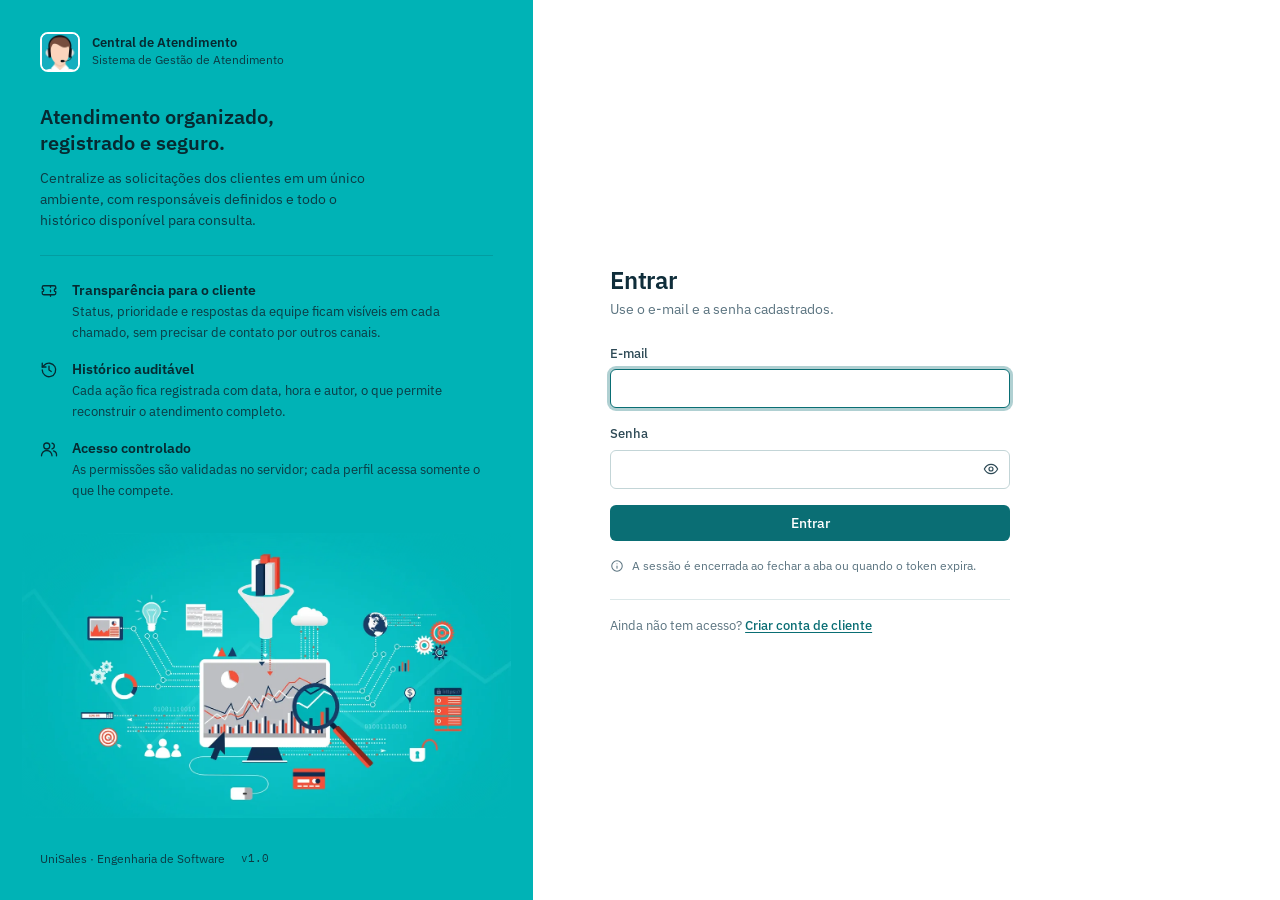
<file: atendimento-frontend/index.html>
<!DOCTYPE html>
<html lang="pt-BR">
<head>
    <meta charset="UTF-8">
    <meta name="viewport" content="width=device-width, initial-scale=1">
    <meta name="referrer" content="no-referrer">
    <title>Entrar</title>
    <link rel="preconnect" href="https://fonts.googleapis.com">
    <link rel="preconnect" href="https://fonts.gstatic.com" crossorigin>
    <link rel="stylesheet" href="https://fonts.googleapis.com/css2?family=IBM+Plex+Mono:wght@400;500&family=IBM+Plex+Sans:wght@400;500;600&display=swap">
    <link rel="stylesheet" href="assets/css/global.css">
    <link rel="stylesheet" href="assets/css/components.css">
    <link rel="stylesheet" href="assets/css/auth.css">
</head>
<body>
    <a class="skip-link" href="#form-login">Pular para o formulário</a>

    <div class="auth">
        <aside class="auth-painel">
            <div class="auth-marca">
                <img class="marca-logo" src="assets/img/logo-atendimento.png" alt="" width="40" height="40">
                <div>
                    <p class="marca-nome">Central de Atendimento</p>
                    <p class="marca-sub">Sistema de Gestão de Atendimento</p>
                </div>
            </div>

            <div class="auth-apresentacao">
                <h2>Atendimento organizado, registrado e seguro.</h2>
                <p class="auth-intro">Centralize as solicitações dos clientes em um único ambiente, com responsáveis definidos e todo o histórico disponível para consulta.</p>

                <ul class="auth-recursos">
                    <li>
                        <span data-icone="chamados" data-tamanho="18"></span>
                        <div><strong>Transparência para o cliente</strong><span>Status, prioridade e respostas da equipe ficam visíveis em cada chamado, sem precisar de contato por outros canais.</span></div>
                    </li>
                    <li>
                        <span data-icone="historico" data-tamanho="18"></span>
                        <div><strong>Histórico auditável</strong><span>Cada ação fica registrada com data, hora e autor, o que permite reconstruir o atendimento completo.</span></div>
                    </li>
                    <li>
                        <span data-icone="usuarios" data-tamanho="18"></span>
                        <div><strong>Acesso controlado</strong><span>As permissões são validadas no servidor; cada perfil acessa somente o que lhe compete.</span></div>
                    </li>
                </ul>
            </div>

            <figure class="auth-ilustracao">
                <img src="assets/img/ilustracao-login.webp" alt="" width="1200" height="699" decoding="async">
            </figure>

            <div class="auth-rodape">
                <span>UniSales · Engenharia de Software</span>
                <span class="mono">v1.0</span>
            </div>
        </aside>

        <main class="auth-conteudo">
            <div class="auth-form-area">
                <h1>Entrar</h1>
                <p class="subtitulo">Use o e-mail e a senha cadastrados.</p>

                <div id="aviso-login"></div>

                <form id="form-login" class="form" novalidate>
                    <div class="campo">
                        <label class="campo-label" for="email">E-mail</label>
                        <input class="input" id="email" name="email" type="email" autocomplete="username" required autofocus>
                    </div>

                    <div class="campo">
                        <label class="campo-label" for="senha">Senha</label>
                        <div class="campo-senha">
                            <input class="input" id="senha" name="senha" type="password" autocomplete="current-password" required>
                            <button type="button" class="btn-icone" id="alternar-senha" aria-label="Mostrar senha" aria-pressed="false">
                                <span data-icone="olho"></span>
                            </button>
                        </div>
                    </div>

                    <button type="submit" class="btn btn-primario btn-bloco" id="btn-entrar">Entrar</button>
                </form>

                <p class="auth-aviso-seguranca">
                    <span data-icone="info" data-tamanho="14"></span>
                    A sessão é encerrada ao fechar a aba ou quando o token expira.
                </p>

                <p class="auth-troca">Ainda não tem acesso? <a href="cadastro.html">Criar conta de cliente</a></p>
            </div>
        </main>
    </div>

    <noscript><p class="alerta alerta-erro">Este sistema precisa de JavaScript habilitado.</p></noscript>
    <script type="module" src="assets/js/pages/login.js"></script>
</body>
</html>
</file>
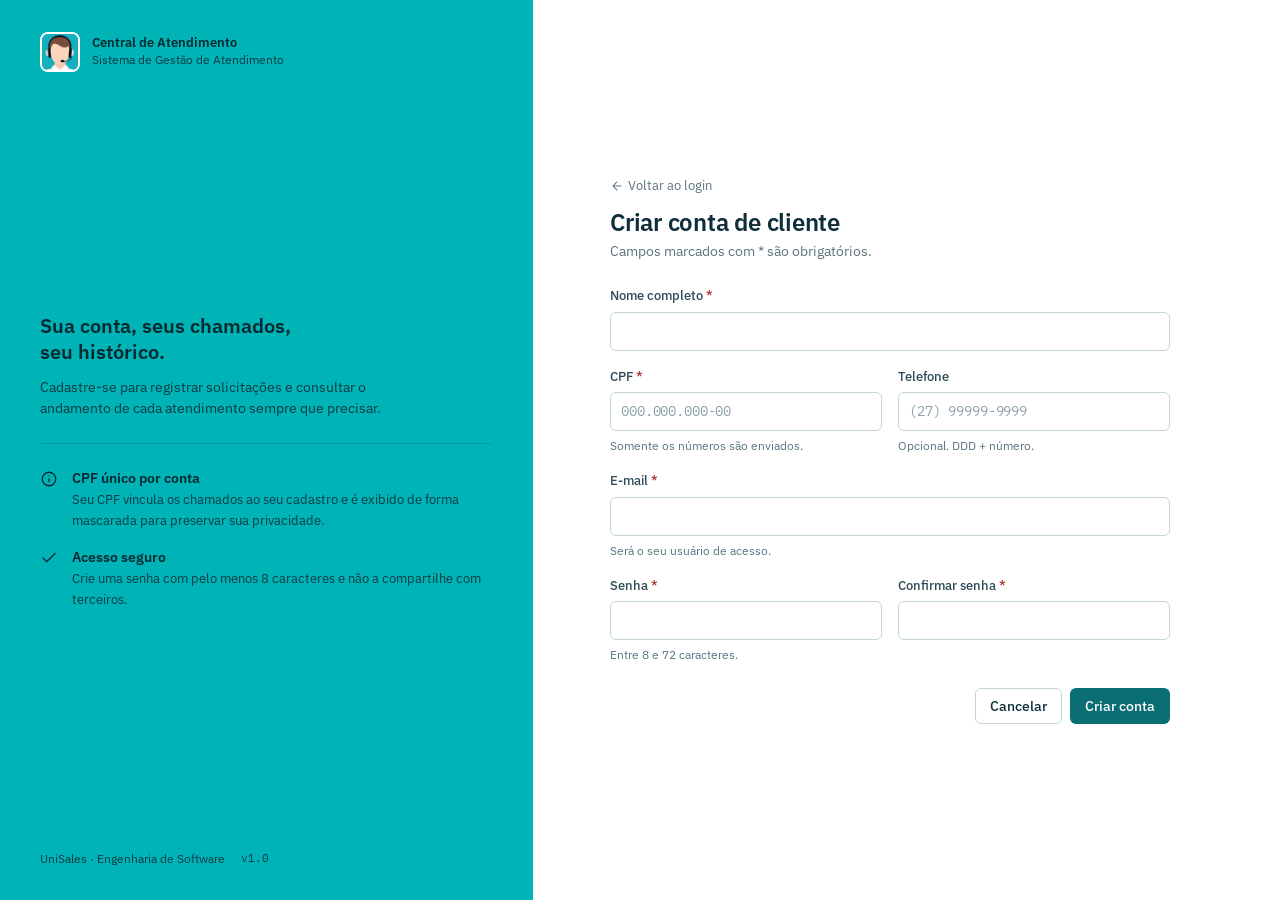
<file: atendimento-frontend/cadastro.html>
<!DOCTYPE html>
<html lang="pt-BR">
<head>
    <meta charset="UTF-8">
    <meta name="viewport" content="width=device-width, initial-scale=1">
    <meta name="referrer" content="no-referrer">
    <title>Criar conta</title>
    <link rel="preconnect" href="https://fonts.googleapis.com">
    <link rel="preconnect" href="https://fonts.gstatic.com" crossorigin>
    <link rel="stylesheet" href="https://fonts.googleapis.com/css2?family=IBM+Plex+Mono:wght@400;500&family=IBM+Plex+Sans:wght@400;500;600&display=swap">
    <link rel="stylesheet" href="assets/css/global.css">
    <link rel="stylesheet" href="assets/css/components.css">
    <link rel="stylesheet" href="assets/css/auth.css">
</head>
<body>
    <a class="skip-link" href="#form-cadastro">Pular para o formulário</a>

    <div class="auth">
        <aside class="auth-painel">
            <div class="auth-marca">
                <img class="marca-logo" src="assets/img/logo-atendimento.png" alt="" width="40" height="40">
                <div>
                    <p class="marca-nome">Central de Atendimento</p>
                    <p class="marca-sub">Sistema de Gestão de Atendimento</p>
                </div>
            </div>

            <div class="auth-apresentacao">
                <h2>Sua conta, seus chamados, seu histórico.</h2>
                <p class="auth-intro">Cadastre-se para registrar solicitações e consultar o andamento de cada atendimento sempre que precisar.</p>

                <ul class="auth-recursos">
                    <li>
                        <span data-icone="info" data-tamanho="18"></span>
                        <div><strong>CPF único por conta</strong><span>Seu CPF vincula os chamados ao seu cadastro e é exibido de forma mascarada para preservar sua privacidade.</span></div>
                    </li>
                    <li>
                        <span data-icone="check" data-tamanho="18"></span>
                        <div><strong>Acesso seguro</strong><span>Crie uma senha com pelo menos 8 caracteres e não a compartilhe com terceiros.</span></div>
                    </li>
                </ul>
            </div>

            <div class="auth-rodape">
                <span>UniSales · Engenharia de Software</span>
                <span class="mono">v1.0</span>
            </div>
        </aside>

        <main class="auth-conteudo">
            <div class="auth-form-area largo">
                <a class="link-voltar" href="index.html"><span data-icone="voltar" data-tamanho="14"></span> Voltar ao login</a>
                <h1>Criar conta de cliente</h1>
                <p class="subtitulo">Campos marcados com * são obrigatórios.</p>

                <form id="form-cadastro" class="form" novalidate>
                    <div class="campo">
                        <label class="campo-label" for="nome">Nome completo <span class="obrigatorio" aria-hidden="true">*</span></label>
                        <input class="input" id="nome" name="nome" type="text" autocomplete="name" maxlength="120" required>
                    </div>

                    <div class="form-linha">
                        <div class="campo">
                            <label class="campo-label" for="cpf">CPF <span class="obrigatorio" aria-hidden="true">*</span></label>
                            <input class="input mono" id="cpf" name="cpf" type="text" inputmode="numeric" autocomplete="off" placeholder="000.000.000-00" required>
                            <p class="campo-hint">Somente os números são enviados.</p>
                        </div>
                        <div class="campo">
                            <label class="campo-label" for="telefone">Telefone</label>
                            <input class="input mono" id="telefone" name="telefone" type="tel" inputmode="numeric" autocomplete="tel-national" placeholder="(27) 99999-9999">
                            <p class="campo-hint">Opcional. DDD + número.</p>
                        </div>
                    </div>

                    <div class="campo">
                        <label class="campo-label" for="email">E-mail <span class="obrigatorio" aria-hidden="true">*</span></label>
                        <input class="input" id="email" name="email" type="email" autocomplete="email" required>
                        <p class="campo-hint">Será o seu usuário de acesso.</p>
                    </div>

                    <div class="form-linha">
                        <div class="campo">
                            <label class="campo-label" for="senha">Senha <span class="obrigatorio" aria-hidden="true">*</span></label>
                            <input class="input" id="senha" name="senha" type="password" autocomplete="new-password" minlength="8" maxlength="72" required>
                            <p class="campo-hint">Entre 8 e 72 caracteres.</p>
                        </div>
                        <div class="campo">
                            <label class="campo-label" for="confirmacao">Confirmar senha <span class="obrigatorio" aria-hidden="true">*</span></label>
                            <input class="input" id="confirmacao" name="confirmacao" type="password" autocomplete="new-password" maxlength="72" required>
                        </div>
                    </div>

                    <div class="form-acoes">
                        <a class="btn btn-secundario" href="index.html">Cancelar</a>
                        <button type="submit" class="btn btn-primario" id="btn-cadastrar">Criar conta</button>
                    </div>
                </form>
            </div>
        </main>
    </div>

    <noscript><p class="alerta alerta-erro">Este sistema precisa de JavaScript habilitado.</p></noscript>
    <script type="module" src="assets/js/pages/cadastro.js"></script>
</body>
</html>
</file>
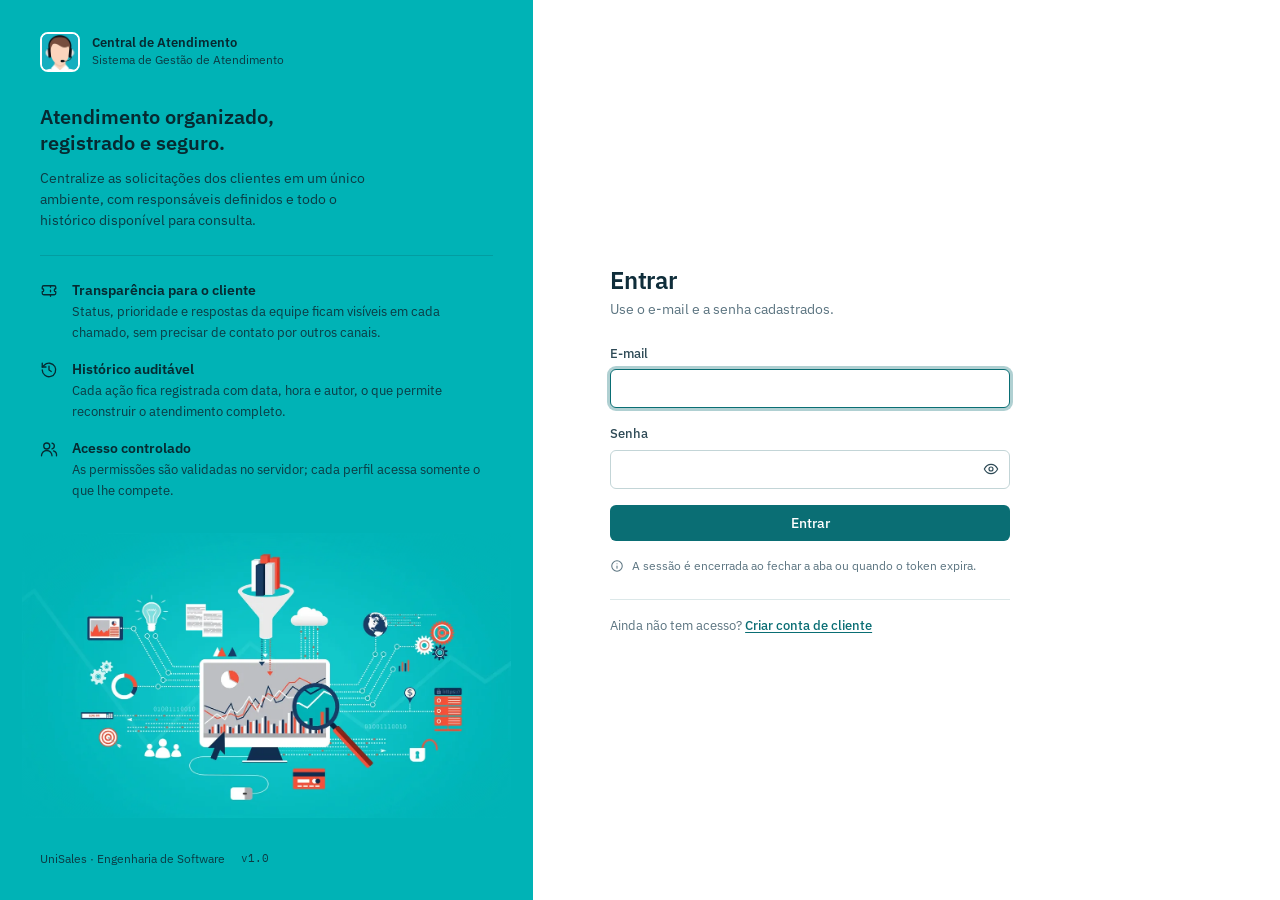
<file: atendimento-frontend/pages/admin/atendentes.html>
<!DOCTYPE html>
<html lang="pt-BR">
<head>
    <meta charset="UTF-8">
    <meta name="viewport" content="width=device-width, initial-scale=1">
    <meta name="referrer" content="no-referrer">
    <title>Atendentes</title>
    <link rel="preconnect" href="https://fonts.googleapis.com">
    <link rel="preconnect" href="https://fonts.gstatic.com" crossorigin>
    <link rel="stylesheet" href="https://fonts.googleapis.com/css2?family=IBM+Plex+Mono:wght@400;500&family=IBM+Plex+Sans:wght@400;500;600&display=swap">
    <link rel="stylesheet" href="../../assets/css/global.css">
    <link rel="stylesheet" href="../../assets/css/components.css">
</head>
<body class="app-body" data-page="admin-atendentes">
    <a class="skip-link" href="#conteudo">Pular para o conteúdo</a>
    <div class="app">
        <aside class="sidebar" id="sidebar"></aside>
        <div class="app-main">
            <header class="topbar" id="topbar"></header>
            <main class="conteudo" id="conteudo" tabindex="-1">
                <div class="pagina-cabecalho">
                    <div>
                        <h1>Atendentes</h1>
                        <p class="subtitulo">Cadastre a equipe de atendimento. O ID exibido na lista é o que o atendente informa para assumir chamados.</p>
                    </div>
                </div>

                <div class="grid">
                    <section class="card col-4" aria-labelledby="t-novo">
                        <header class="card-cabecalho"><h2 id="t-novo">Novo atendente</h2></header>
                        <form class="form card-corpo" id="form-atendente" novalidate>
                            <div class="campo">
                                <label class="campo-label" for="nome">Nome completo <span class="obrigatorio" aria-hidden="true">*</span></label>
                                <input class="input" id="nome" name="nome" type="text" maxlength="120" autocomplete="off" required>
                            </div>
                            <div class="campo">
                                <label class="campo-label" for="email">E-mail <span class="obrigatorio" aria-hidden="true">*</span></label>
                                <input class="input" id="email" name="email" type="email" autocomplete="off" required>
                                <p class="campo-hint">Usado como login do atendente.</p>
                            </div>
                            <div class="campo">
                                <label class="campo-label" for="matricula">Matrícula <span class="obrigatorio" aria-hidden="true">*</span></label>
                                <input class="input mono" id="matricula" name="matricula" type="text" maxlength="30" autocomplete="off" required placeholder="ATD-0001">
                            </div>
                            <div class="campo">
                                <label class="campo-label" for="senha">Senha inicial <span class="obrigatorio" aria-hidden="true">*</span></label>
                                <input class="input" id="senha" name="senha" type="password" minlength="8" maxlength="72" autocomplete="new-password" required>
                                <p class="campo-hint">Entre 8 e 72 caracteres. Repasse ao atendente por canal seguro.</p>
                            </div>
                            <div class="form-acoes">
                                <button type="reset" class="btn btn-fantasma">Limpar</button>
                                <button type="submit" class="btn btn-primario" id="btn-cadastrar">Cadastrar</button>
                            </div>
                        </form>
                    </section>

                    <section class="card col-8" aria-labelledby="t-equipe">
                        <header class="card-cabecalho">
                            <h2 id="t-equipe">Equipe <span class="contador" id="qtd"></span></h2>
                            <button type="button" class="btn btn-fantasma btn-sm" id="btn-atualizar"><span data-icone="atualizar"></span> Atualizar</button>
                        </header>
                        <div id="lista"></div>
                    </section>
                </div>
            </main>
        </div>
    </div>
    <div class="toast-regiao" id="toasts" aria-live="polite"></div>
    <noscript><p class="alerta alerta-erro">Este sistema precisa de JavaScript habilitado.</p></noscript>
    <script type="module" src="../../assets/js/pages/admin.js"></script>
</body>
</html>
</file>
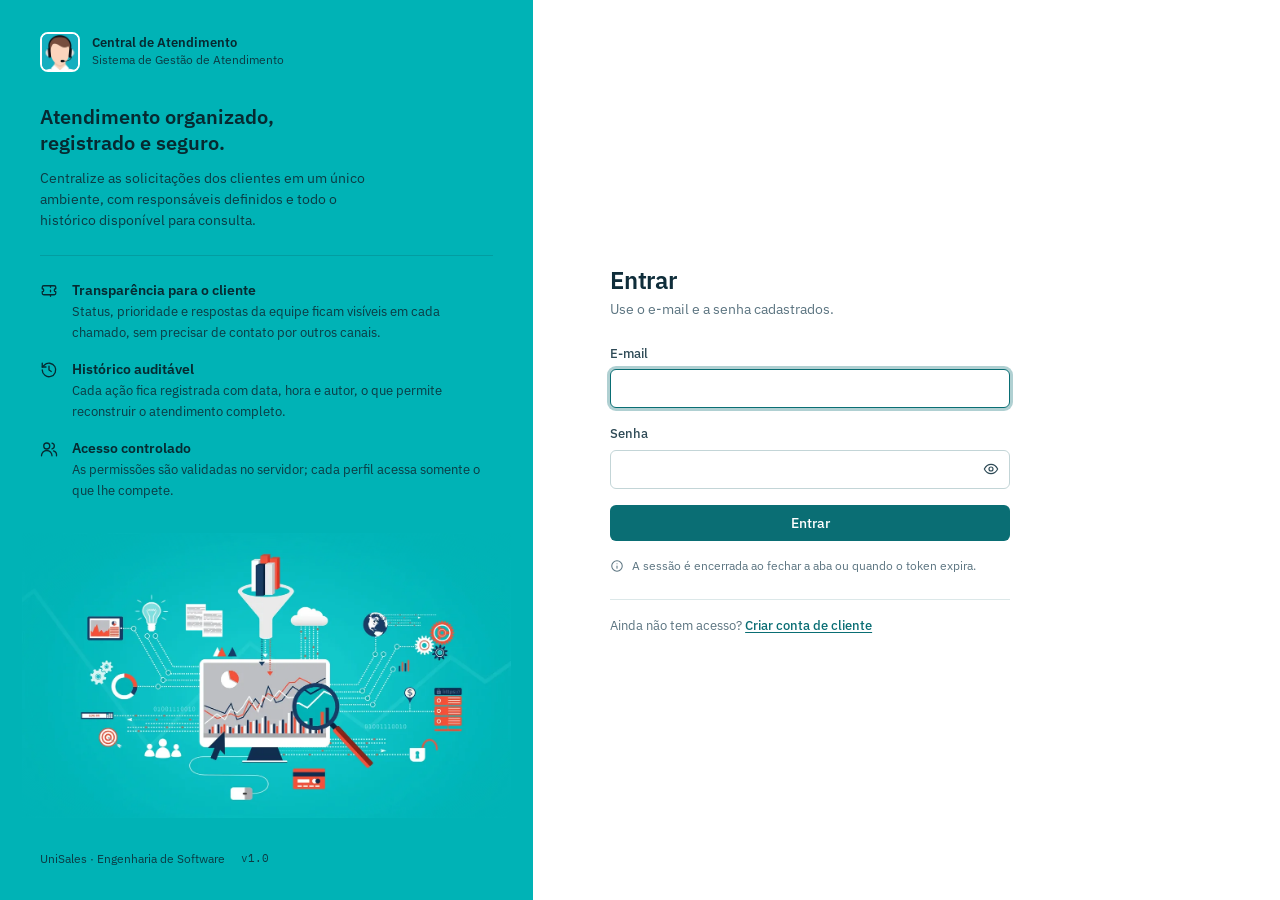
<file: atendimento-frontend/pages/admin/clientes.html>
<!DOCTYPE html>
<html lang="pt-BR">
<head>
    <meta charset="UTF-8">
    <meta name="viewport" content="width=device-width, initial-scale=1">
    <meta name="referrer" content="no-referrer">
    <title>Clientes</title>
    <link rel="preconnect" href="https://fonts.googleapis.com">
    <link rel="preconnect" href="https://fonts.gstatic.com" crossorigin>
    <link rel="stylesheet" href="https://fonts.googleapis.com/css2?family=IBM+Plex+Mono:wght@400;500&family=IBM+Plex+Sans:wght@400;500;600&display=swap">
    <link rel="stylesheet" href="../../assets/css/global.css">
    <link rel="stylesheet" href="../../assets/css/components.css">
</head>
<body class="app-body" data-page="admin-clientes">
    <a class="skip-link" href="#conteudo">Pular para o conteúdo</a>
    <div class="app">
        <aside class="sidebar" id="sidebar"></aside>
        <div class="app-main">
            <header class="topbar" id="topbar"></header>
            <main class="conteudo" id="conteudo" tabindex="-1">
                <div class="pagina-cabecalho">
                    <div>
                        <h1>Clientes</h1>
                        <p class="subtitulo">Consulte, edite e inative cadastros de clientes. A inativação bloqueia novos acessos do cliente.</p>
                    </div>
                </div>

                <section class="card" aria-labelledby="t-clientes">
                    <h2 class="sr-only" id="t-clientes">Consulta de clientes</h2>
                    <form class="filtros" id="form-busca" role="search" aria-label="Buscar clientes" novalidate>
                        <div class="campo">
                            <span class="campo-label" id="l-modo">Buscar por</span>
                            <div class="segmentado" role="group" aria-labelledby="l-modo" id="modos">
                                <button type="button" data-modo="nome" aria-pressed="true">Nome</button>
                                <button type="button" data-modo="cpf" aria-pressed="false">CPF</button>
                            </div>
                        </div>
                        <div class="campo campo-busca">
                            <label class="campo-label" for="termo" id="rotulo-termo">Nome do cliente</label>
                            <div class="campo-busca-wrap"><span data-icone="busca"></span><input class="input" id="termo" name="termo" type="search" autocomplete="off" placeholder="Parte do nome"></div>
                        </div>
                        <button type="submit" class="btn btn-primario">Buscar</button>
                        <button type="button" class="btn btn-fantasma" id="btn-limpar">Limpar</button>
                    </form>
                    <p class="resumo-lista" id="resumo" aria-live="polite"></p>
                    <div id="lista"></div>
                </section>
            </main>
        </div>
    </div>
    <div class="toast-regiao" id="toasts" aria-live="polite"></div>
    <noscript><p class="alerta alerta-erro">Este sistema precisa de JavaScript habilitado.</p></noscript>
    <script type="module" src="../../assets/js/pages/admin.js"></script>
</body>
</html>
</file>
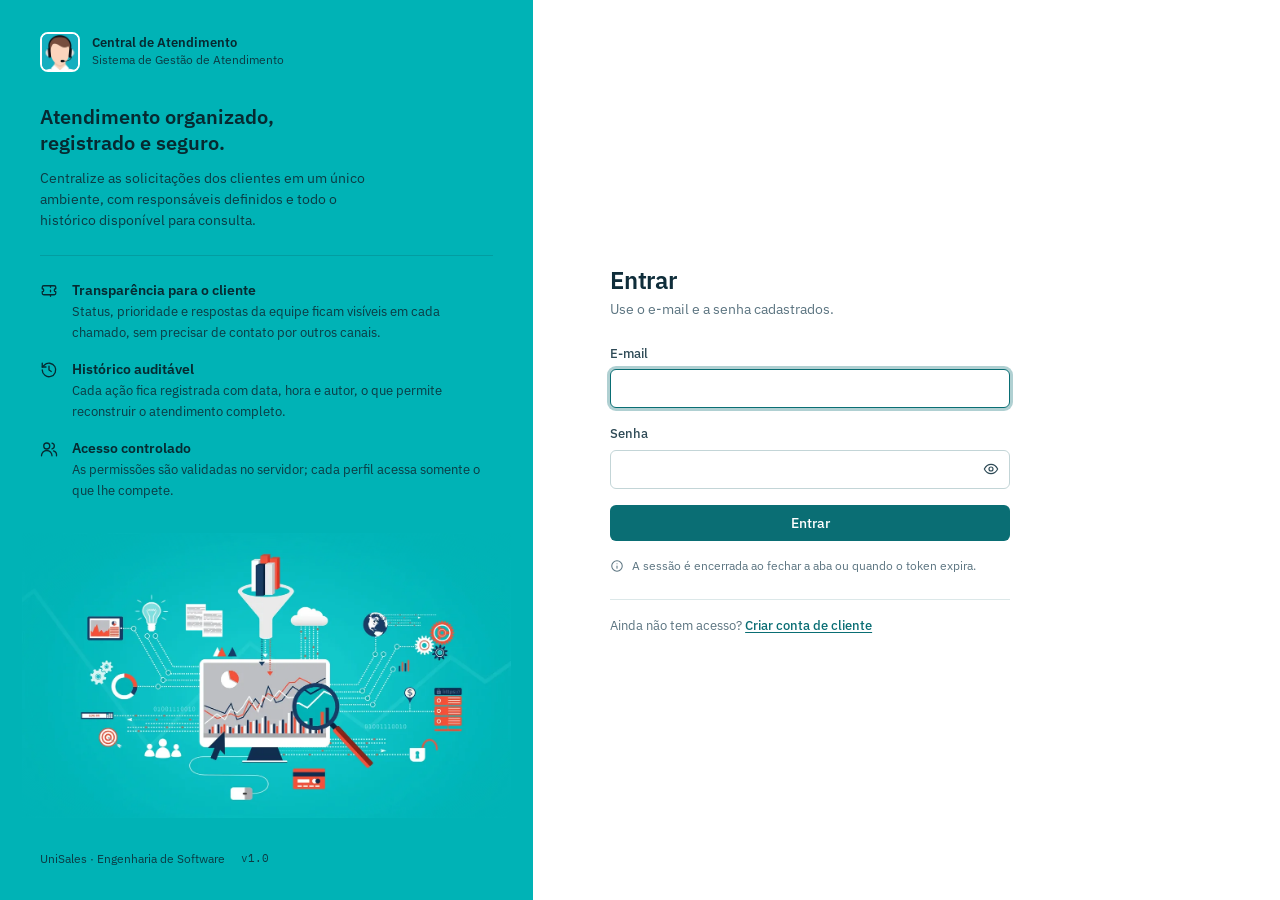
<file: atendimento-frontend/pages/admin/dashboard.html>
<!DOCTYPE html>
<html lang="pt-BR">
<head>
    <meta charset="UTF-8">
    <meta name="viewport" content="width=device-width, initial-scale=1">
    <meta name="referrer" content="no-referrer">
    <title>Visão geral</title>
    <link rel="preconnect" href="https://fonts.googleapis.com">
    <link rel="preconnect" href="https://fonts.gstatic.com" crossorigin>
    <link rel="stylesheet" href="https://fonts.googleapis.com/css2?family=IBM+Plex+Mono:wght@400;500&family=IBM+Plex+Sans:wght@400;500;600&display=swap">
    <link rel="stylesheet" href="../../assets/css/global.css">
    <link rel="stylesheet" href="../../assets/css/components.css">
    <link rel="stylesheet" href="../../assets/css/dashboard.css">
</head>
<body class="app-body" data-page="admin-dashboard">
    <a class="skip-link" href="#conteudo">Pular para o conteúdo</a>
    <div class="app">
        <aside class="sidebar" id="sidebar"></aside>
        <div class="app-main">
            <header class="topbar" id="topbar"></header>
            <main class="conteudo" id="conteudo" tabindex="-1">
                <div class="pagina-cabecalho">
                    <div>
                        <p class="sobretitulo" id="data-hoje"></p>
                        <h1>Visão geral</h1>
                        <p class="subtitulo">Indicadores consolidados de chamados, clientes e equipe.</p>
                    </div>
                    <div class="pagina-acoes">
                        <button type="button" class="btn btn-secundario" id="btn-atualizar"><span data-icone="atualizar"></span> Atualizar</button>
                        <a class="btn btn-primario" href="relatorios.html"><span data-icone="relatorio"></span> Relatório completo</a>
                    </div>
                </div>

                <section class="indicadores seis" id="indicadores" aria-label="Indicadores gerais"></section>

                <div class="grid">
                    <section class="card col-5" aria-labelledby="t-distribuicao">
                        <header class="card-cabecalho"><h2 id="t-distribuicao">Chamados por status</h2></header>
                        <div id="distribuicao"></div>
                    </section>

                    <section class="card col-7" aria-labelledby="t-urgentes">
                        <header class="card-cabecalho">
                            <h2 id="t-urgentes">Alta e crítica sem atendente</h2>
                            <a class="link-discreto" href="../atendente/chamados.html?visao=sem-atendente">Ver na fila</a>
                        </header>
                        <div id="urgentes"></div>
                    </section>

                    <section class="card col-12" aria-labelledby="t-recentes">
                        <header class="card-cabecalho">
                            <h2 id="t-recentes">Últimos chamados</h2>
                            <a class="link-discreto" href="../atendente/chamados.html">Ver todos</a>
                        </header>
                        <div id="recentes"></div>
                    </section>
                </div>
            </main>
        </div>
    </div>
    <div class="toast-regiao" id="toasts" aria-live="polite"></div>
    <noscript><p class="alerta alerta-erro">Este sistema precisa de JavaScript habilitado.</p></noscript>
    <script type="module" src="../../assets/js/pages/admin.js"></script>
</body>
</html>
</file>
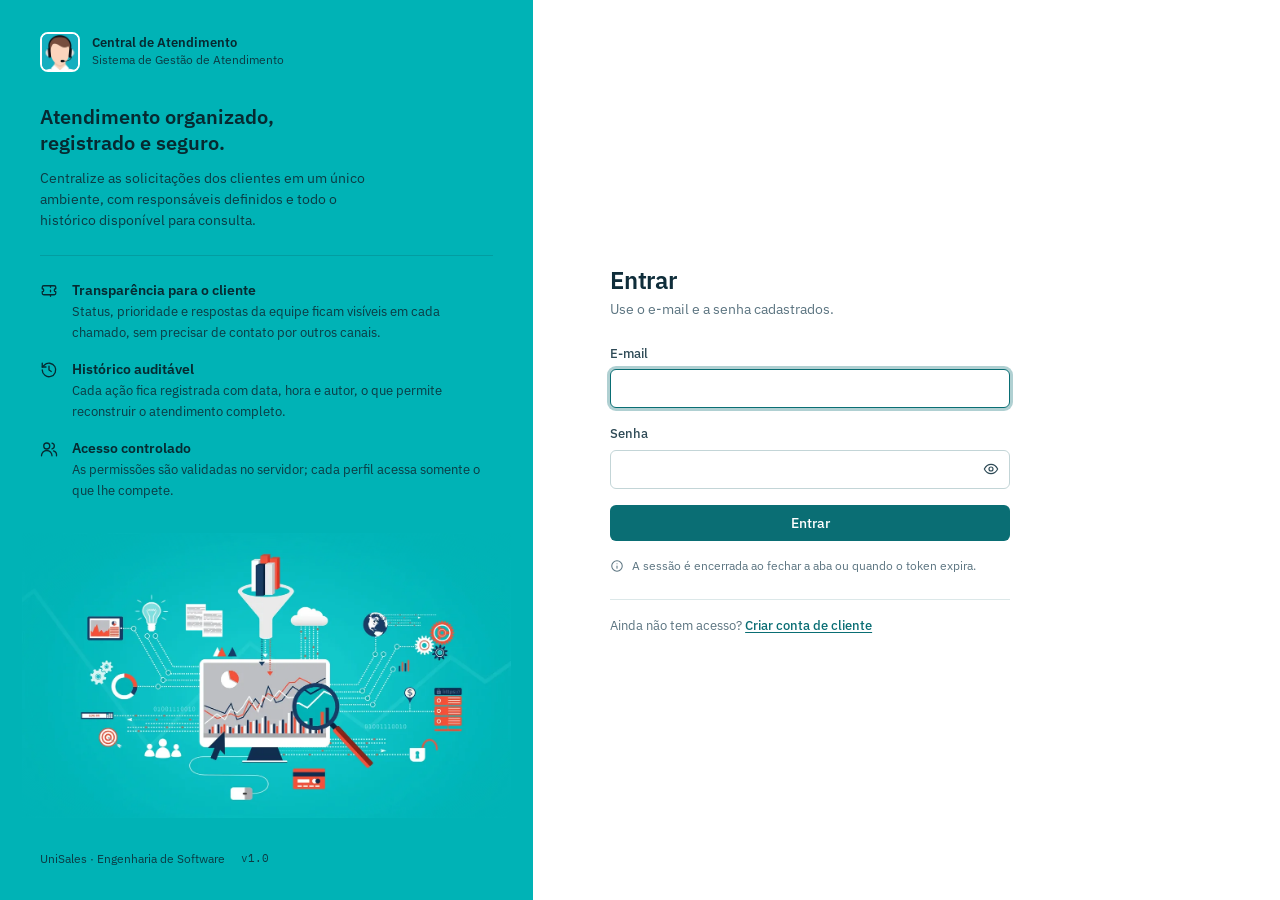
<file: atendimento-frontend/pages/admin/relatorios.html>
<!DOCTYPE html>
<html lang="pt-BR">
<head>
    <meta charset="UTF-8">
    <meta name="viewport" content="width=device-width, initial-scale=1">
    <meta name="referrer" content="no-referrer">
    <title>Relatório de chamados</title>
    <link rel="preconnect" href="https://fonts.googleapis.com">
    <link rel="preconnect" href="https://fonts.gstatic.com" crossorigin>
    <link rel="stylesheet" href="https://fonts.googleapis.com/css2?family=IBM+Plex+Mono:wght@400;500&family=IBM+Plex+Sans:wght@400;500;600&display=swap">
    <link rel="stylesheet" href="../../assets/css/global.css">
    <link rel="stylesheet" href="../../assets/css/components.css">
    <link rel="stylesheet" href="../../assets/css/dashboard.css">
</head>
<body class="app-body" data-page="admin-relatorios">
    <a class="skip-link" href="#conteudo">Pular para o conteúdo</a>
    <div class="app">
        <aside class="sidebar" id="sidebar"></aside>
        <div class="app-main">
            <header class="topbar" id="topbar"></header>
            <main class="conteudo" id="conteudo" tabindex="-1">
                <div class="pagina-cabecalho">
                    <div>
                        <h1>Relatório de chamados</h1>
                        <p class="subtitulo">Totais consolidados de todos os chamados registrados, por status e por prioridade.</p>
                    </div>
                    <div class="pagina-acoes">
                        <button type="button" class="btn btn-secundario" id="btn-atualizar"><span data-icone="atualizar"></span> Atualizar</button>
                        <button type="button" class="btn btn-primario" id="btn-imprimir"><span data-icone="imprimir"></span> Imprimir</button>
                    </div>
                </div>

                <p class="relatorio-meta" id="meta"></p>
                <section class="indicadores" id="indicadores" aria-label="Totais"></section>

                <div class="grid">
                    <section class="card col-6" aria-labelledby="t-status">
                        <header class="card-cabecalho"><h2 id="t-status">Por status</h2></header>
                        <div id="por-status"></div>
                    </section>
                    <section class="card col-6" aria-labelledby="t-prioridade">
                        <header class="card-cabecalho"><h2 id="t-prioridade">Por prioridade</h2></header>
                        <div id="por-prioridade"></div>
                    </section>
                </div>
            </main>
        </div>
    </div>
    <div class="toast-regiao" id="toasts" aria-live="polite"></div>
    <noscript><p class="alerta alerta-erro">Este sistema precisa de JavaScript habilitado.</p></noscript>
    <script type="module" src="../../assets/js/pages/admin.js"></script>
</body>
</html>
</file>
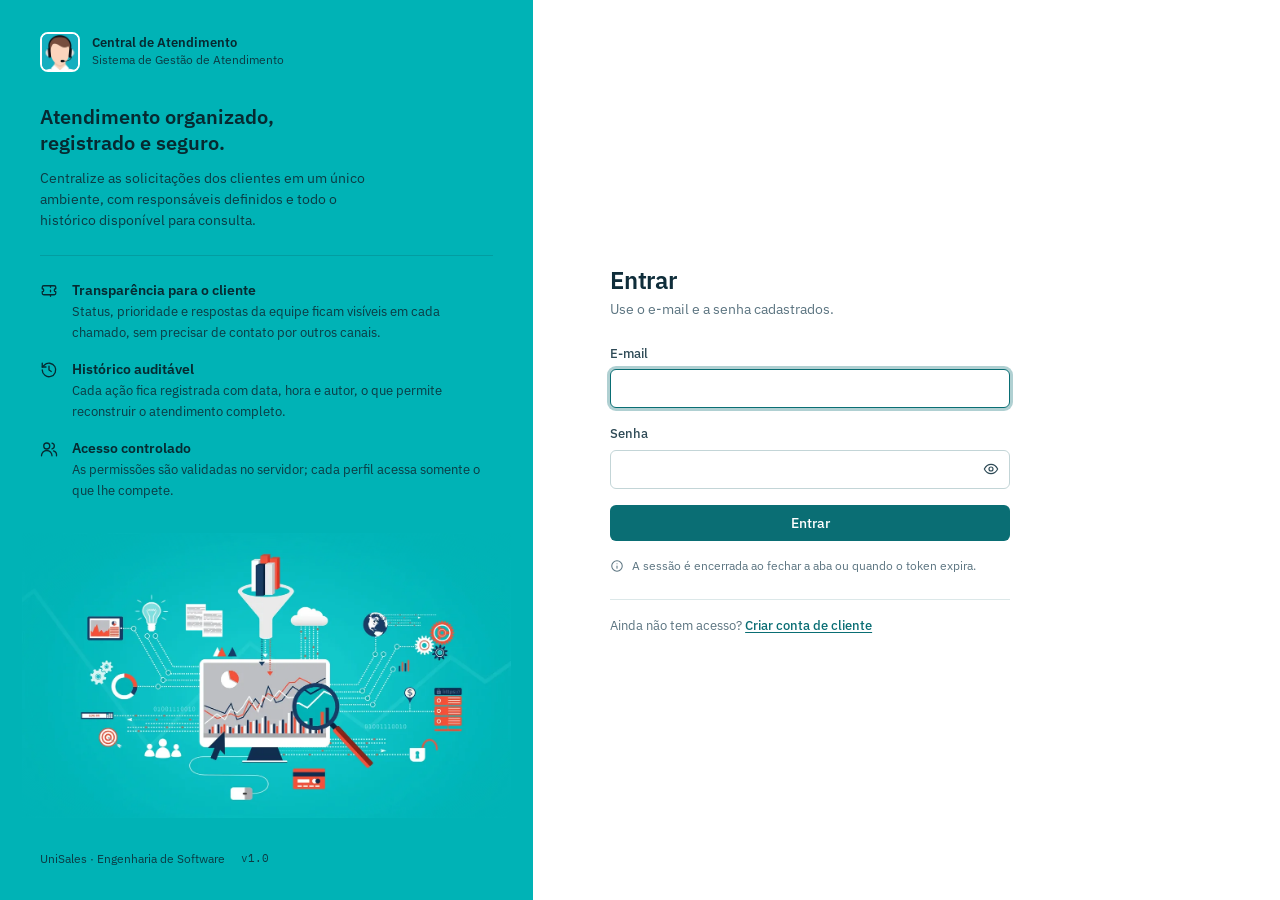
<file: atendimento-frontend/pages/atendente/chamados.html>
<!DOCTYPE html>
<html lang="pt-BR">
<head>
    <meta charset="UTF-8">
    <meta name="viewport" content="width=device-width, initial-scale=1">
    <meta name="referrer" content="no-referrer">
    <title>Fila de chamados</title>
    <link rel="preconnect" href="https://fonts.googleapis.com">
    <link rel="preconnect" href="https://fonts.gstatic.com" crossorigin>
    <link rel="stylesheet" href="https://fonts.googleapis.com/css2?family=IBM+Plex+Mono:wght@400;500&family=IBM+Plex+Sans:wght@400;500;600&display=swap">
    <link rel="stylesheet" href="../../assets/css/global.css">
    <link rel="stylesheet" href="../../assets/css/components.css">
</head>
<body class="app-body" data-page="fila-chamados">
    <a class="skip-link" href="#conteudo">Pular para o conteúdo</a>
    <div class="app">
        <aside class="sidebar" id="sidebar"></aside>
        <div class="app-main">
            <header class="topbar" id="topbar"></header>
            <main class="conteudo" id="conteudo" tabindex="-1">
                <div class="pagina-cabecalho">
                    <div>
                        <h1>Fila de chamados</h1>
                        <p class="subtitulo">Todos os chamados registrados, do mais recente para o mais antigo.</p>
                    </div>
                    <div class="pagina-acoes">
                        <button type="button" class="btn btn-secundario" id="btn-atualizar"><span data-icone="atualizar"></span> Atualizar</button>
                        <button type="button" class="btn btn-primario" id="btn-novo"><span data-icone="mais"></span> Novo chamado</button>
                    </div>
                </div>

                <section class="card" aria-labelledby="t-fila">
                    <h2 class="sr-only" id="t-fila">Chamados</h2>
                    <div class="barra-visoes">
                        <div class="segmentado" role="group" aria-label="Visão da fila" id="visoes"></div>
                    </div>
                    <form class="filtros" id="filtros" role="search" aria-label="Filtrar chamados">
                    <div class="campo campo-busca">
                        <label class="campo-label" for="busca">Buscar</label>
                        <div class="campo-busca-wrap"><span data-icone="busca"></span><input class="input" id="busca" name="busca" type="search" autocomplete="off" placeholder="Protocolo, título, cliente ou atendente"></div>
                    </div>
                    <div class="campo campo-select">
                        <label class="campo-label" for="f-status">Status</label>
                        <select class="input" id="f-status" name="status"></select>
                    </div>
                    <div class="campo campo-select">
                        <label class="campo-label" for="f-prioridade">Prioridade</label>
                        <select class="input" id="f-prioridade" name="prioridade"></select>
                    </div>
                    <button type="reset" class="btn btn-fantasma">Limpar filtros</button>
                </form>
                    <p class="resumo-lista" id="resumo" aria-live="polite"></p>
                    <div id="lista"></div>
                </section>
            </main>
        </div>
    </div>
    <div class="toast-regiao" id="toasts" aria-live="polite"></div>
    <noscript><p class="alerta alerta-erro">Este sistema precisa de JavaScript habilitado.</p></noscript>
    <script type="module" src="../../assets/js/pages/atendente.js"></script>
</body>
</html>
</file>
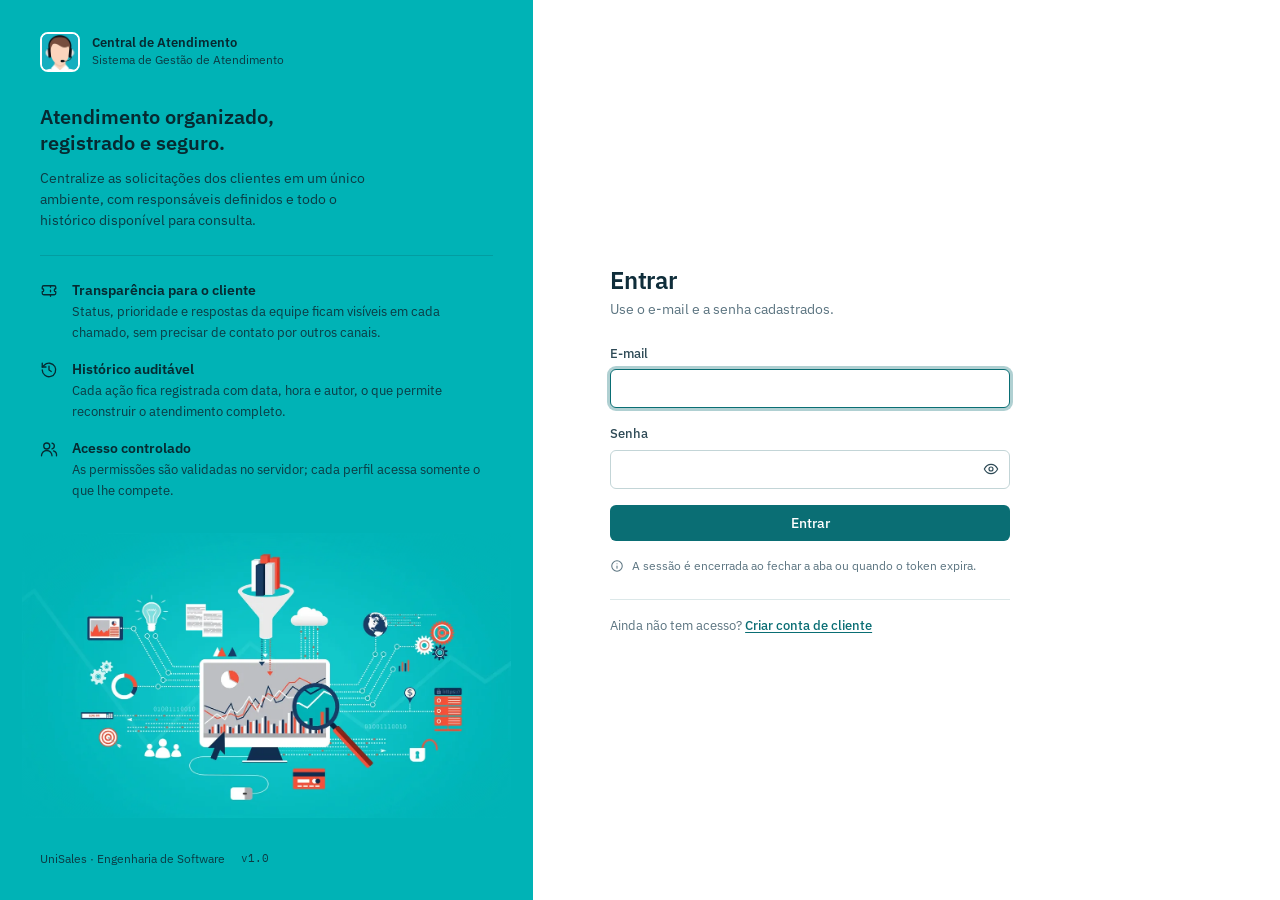
<file: atendimento-frontend/pages/atendente/clientes.html>
<!DOCTYPE html>
<html lang="pt-BR">
<head>
    <meta charset="UTF-8">
    <meta name="viewport" content="width=device-width, initial-scale=1">
    <meta name="referrer" content="no-referrer">
    <title>Clientes</title>
    <link rel="preconnect" href="https://fonts.googleapis.com">
    <link rel="preconnect" href="https://fonts.gstatic.com" crossorigin>
    <link rel="stylesheet" href="https://fonts.googleapis.com/css2?family=IBM+Plex+Mono:wght@400;500&family=IBM+Plex+Sans:wght@400;500;600&display=swap">
    <link rel="stylesheet" href="../../assets/css/global.css">
    <link rel="stylesheet" href="../../assets/css/components.css">
</head>
<body class="app-body" data-page="atendente-clientes">
    <a class="skip-link" href="#conteudo">Pular para o conteúdo</a>
    <div class="app">
        <aside class="sidebar" id="sidebar"></aside>
        <div class="app-main">
            <header class="topbar" id="topbar"></header>
            <main class="conteudo" id="conteudo" tabindex="-1">
                <div class="pagina-cabecalho">
                    <div>
                        <h1>Clientes</h1>
                        <p class="subtitulo">Localize clientes por nome ou CPF para abrir chamados em nome deles e consultar as solicitações anteriores.</p>
                    </div>
                </div>

                <section class="card" aria-labelledby="t-clientes">
                    <h2 class="sr-only" id="t-clientes">Consulta de clientes</h2>
                    <form class="filtros" id="form-busca" role="search" aria-label="Buscar clientes" novalidate>
                        <div class="campo">
                            <span class="campo-label" id="l-modo">Buscar por</span>
                            <div class="segmentado" role="group" aria-labelledby="l-modo" id="modos">
                                <button type="button" data-modo="nome" aria-pressed="true">Nome</button>
                                <button type="button" data-modo="cpf" aria-pressed="false">CPF</button>
                            </div>
                        </div>
                        <div class="campo campo-busca">
                            <label class="campo-label" for="termo" id="rotulo-termo">Nome do cliente</label>
                            <div class="campo-busca-wrap"><span data-icone="busca"></span><input class="input" id="termo" name="termo" type="search" autocomplete="off" placeholder="Parte do nome"></div>
                        </div>
                        <button type="submit" class="btn btn-primario">Buscar</button>
                        <button type="button" class="btn btn-fantasma" id="btn-limpar">Limpar</button>
                    </form>
                    <p class="resumo-lista" id="resumo" aria-live="polite"></p>
                    <div id="lista"></div>
                </section>
            </main>
        </div>
    </div>
    <div class="toast-regiao" id="toasts" aria-live="polite"></div>
    <noscript><p class="alerta alerta-erro">Este sistema precisa de JavaScript habilitado.</p></noscript>
    <script type="module" src="../../assets/js/pages/atendente.js"></script>
</body>
</html>
</file>
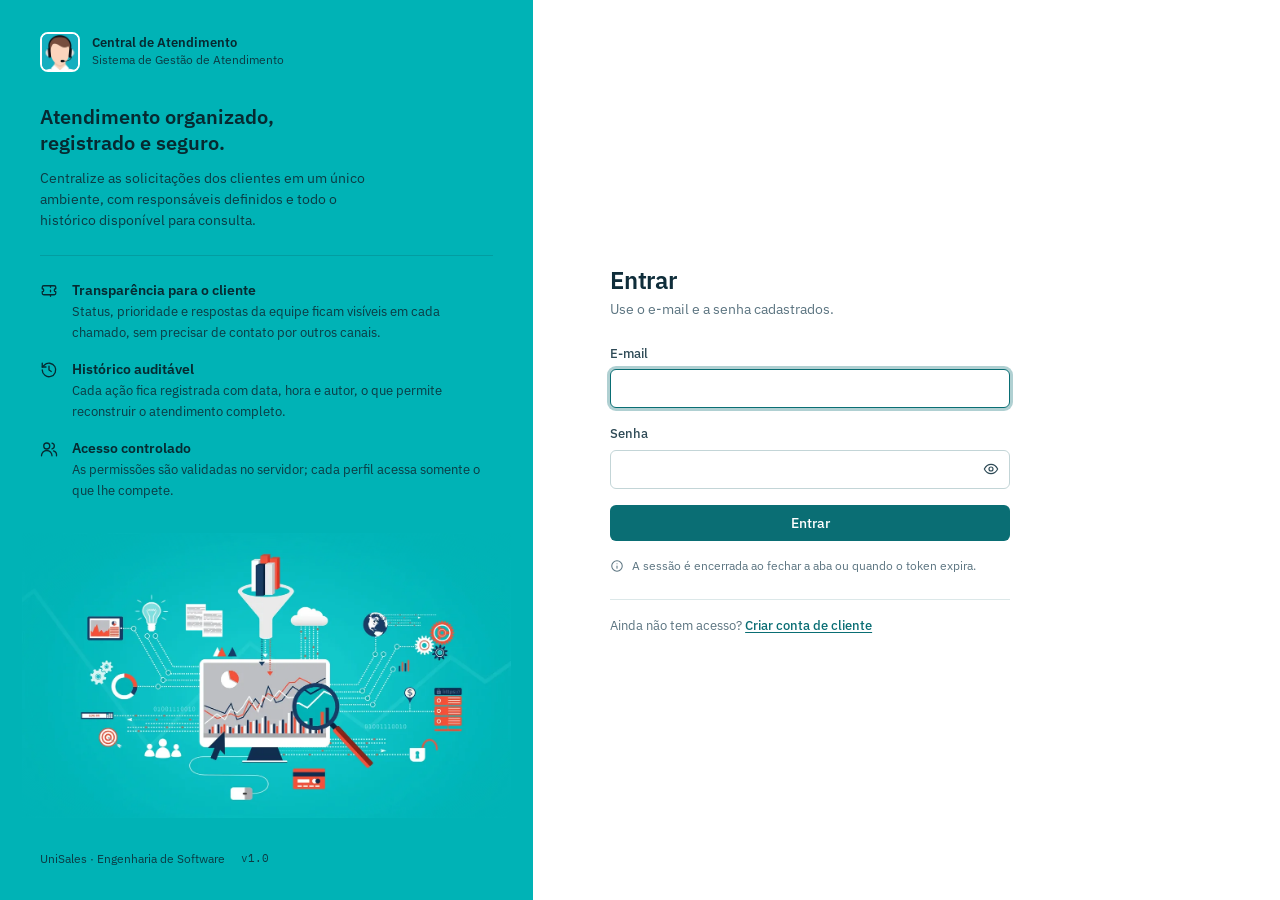
<file: atendimento-frontend/pages/atendente/dashboard.html>
<!DOCTYPE html>
<html lang="pt-BR">
<head>
    <meta charset="UTF-8">
    <meta name="viewport" content="width=device-width, initial-scale=1">
    <meta name="referrer" content="no-referrer">
    <title>Painel do atendente</title>
    <link rel="preconnect" href="https://fonts.googleapis.com">
    <link rel="preconnect" href="https://fonts.gstatic.com" crossorigin>
    <link rel="stylesheet" href="https://fonts.googleapis.com/css2?family=IBM+Plex+Mono:wght@400;500&family=IBM+Plex+Sans:wght@400;500;600&display=swap">
    <link rel="stylesheet" href="../../assets/css/global.css">
    <link rel="stylesheet" href="../../assets/css/components.css">
    <link rel="stylesheet" href="../../assets/css/dashboard.css">
</head>
<body class="app-body" data-page="atendente-dashboard">
    <a class="skip-link" href="#conteudo">Pular para o conteúdo</a>
    <div class="app">
        <aside class="sidebar" id="sidebar"></aside>
        <div class="app-main">
            <header class="topbar" id="topbar"></header>
            <main class="conteudo" id="conteudo" tabindex="-1">
                <div class="pagina-cabecalho">
                    <div>
                        <p class="sobretitulo" id="data-hoje"></p>
                        <h1 id="saudacao">Painel</h1>
                        <p class="subtitulo">Situação atual da fila e dos chamados sob sua responsabilidade.</p>
                    </div>
                    <div class="pagina-acoes">
                        <button type="button" class="btn btn-secundario" id="btn-atualizar"><span data-icone="atualizar"></span> Atualizar</button>
                        <a class="btn btn-primario" href="chamados.html"><span data-icone="fila"></span> Abrir fila</a>
                    </div>
                </div>

                <section class="indicadores seis" id="indicadores" aria-label="Chamados por status"></section>

                <div class="grid">
                    <section class="card col-12" aria-labelledby="t-sem-atendente">
                        <header class="card-cabecalho">
                            <h2 id="t-sem-atendente">Aguardando atribuição</h2>
                            <a class="link-discreto" href="chamados.html?visao=sem-atendente">Ver na fila</a>
                        </header>
                        <div id="sem-atendente"></div>
                    </section>

                    <section class="card col-12" aria-labelledby="t-meus">
                        <header class="card-cabecalho">
                            <h2 id="t-meus">Sob sua responsabilidade</h2>
                            <a class="link-discreto" href="chamados.html?visao=meus">Ver na fila</a>
                        </header>
                        <div id="meus"></div>
                        <footer class="card-rodape"><div class="identificacao-atendente" id="identificacao"></div></footer>
                    </section>
                </div>
            </main>
        </div>
    </div>
    <div class="toast-regiao" id="toasts" aria-live="polite"></div>
    <noscript><p class="alerta alerta-erro">Este sistema precisa de JavaScript habilitado.</p></noscript>
    <script type="module" src="../../assets/js/pages/atendente.js"></script>
</body>
</html>
</file>
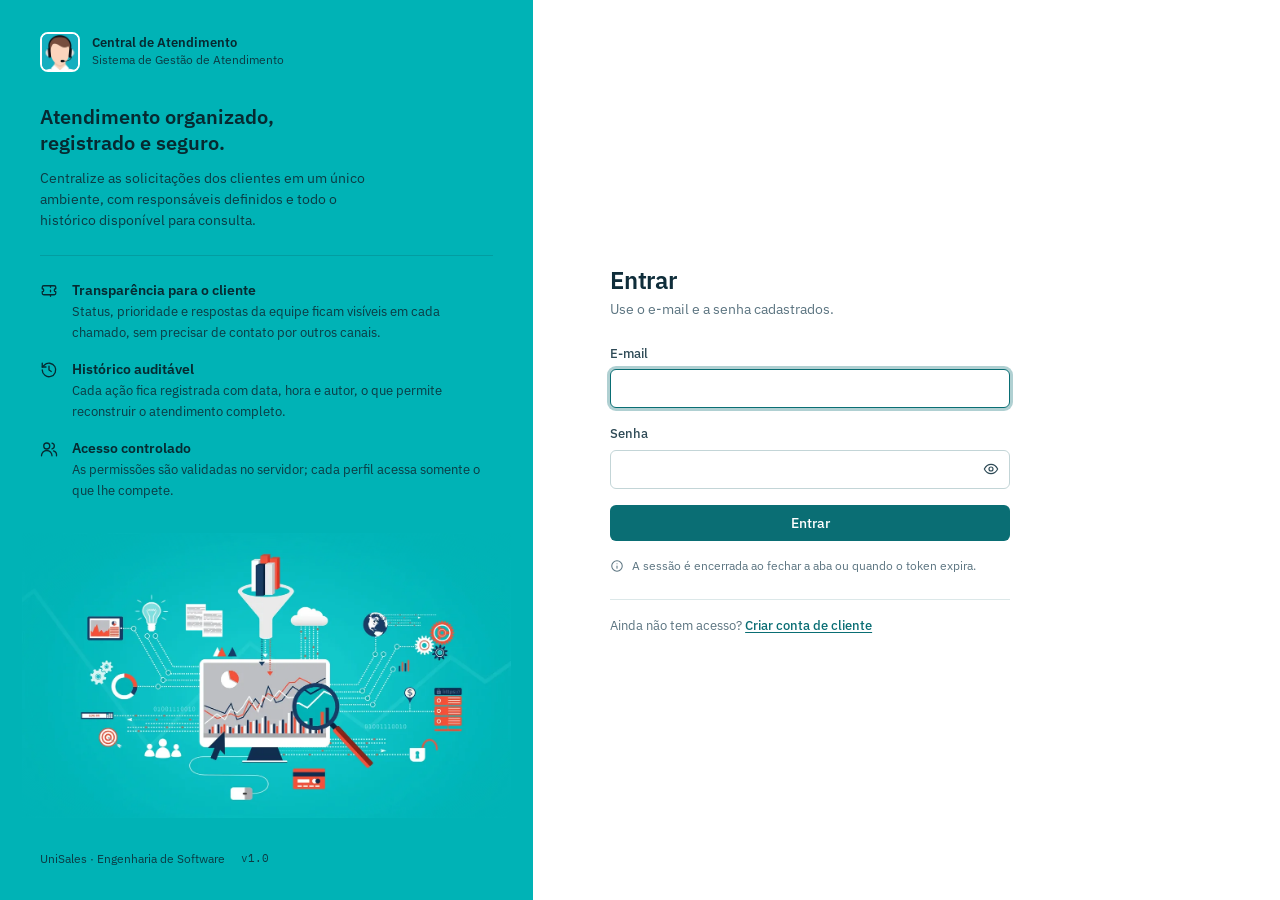
<file: atendimento-frontend/pages/chamado/detalhe.html>
<!DOCTYPE html>
<html lang="pt-BR">
<head>
    <meta charset="UTF-8">
    <meta name="viewport" content="width=device-width, initial-scale=1">
    <meta name="referrer" content="no-referrer">
    <title>Chamados</title>
    <link rel="preconnect" href="https://fonts.googleapis.com">
    <link rel="preconnect" href="https://fonts.gstatic.com" crossorigin>
    <link rel="stylesheet" href="https://fonts.googleapis.com/css2?family=IBM+Plex+Mono:wght@400;500&family=IBM+Plex+Sans:wght@400;500;600&display=swap">
    <link rel="stylesheet" href="../../assets/css/global.css">
    <link rel="stylesheet" href="../../assets/css/components.css">
    <link rel="stylesheet" href="../../assets/css/chamados.css">
</head>
<body class="app-body" data-page="detalhe-chamado">
    <a class="skip-link" href="#conteudo">Pular para o conteúdo</a>
    <div class="app">
        <aside class="sidebar" id="sidebar"></aside>
        <div class="app-main">
            <header class="topbar" id="topbar"></header>
            <main class="conteudo" id="conteudo" tabindex="-1">
                <a class="link-voltar" id="link-voltar" href="#"><span data-icone="voltar" data-tamanho="14"></span> </a>

                <div id="detalhe-estado" class="card"></div>

                <div id="detalhe-conteudo" hidden>
                    <div class="detalhe-cabecalho" id="cabecalho"></div>

                    <div class="detalhe-grid">
                        <div class="detalhe-principal">
                            <section class="card" aria-labelledby="t-descricao">
                                <header class="card-cabecalho"><h2 id="t-descricao">Descrição</h2></header>
                                <div class="card-corpo"><p class="texto-descricao" id="descricao"></p></div>
                            </section>

                            <section class="card" aria-labelledby="t-comentarios">
                                <header class="card-cabecalho">
                                    <h2 id="t-comentarios">Comentários <span class="contador" id="qtd-comentarios">0</span></h2>
                                </header>
                                <ol class="thread" id="comentarios" aria-live="polite"></ol>

                                <form class="form-comentario" id="form-comentario" novalidate>
                                    <div class="campo">
                                        <label class="campo-label" for="texto">Adicionar comentário</label>
                                        <textarea class="input" id="texto" name="texto" rows="4" maxlength="2000" placeholder="Descreva a atualização, a resposta ao cliente ou a informação solicitada."></textarea>
                                        <div class="campo-rodape">
                                            <span class="campo-hint">O texto é exibido exatamente como digitado, sem formatação.</span>
                                            <span class="contador-caracteres" id="cont-texto">0/2000</span>
                                        </div>
                                    </div>
                                    <div class="form-acoes">
                                        <button type="submit" class="btn btn-primario"><span data-icone="mensagem"></span> Enviar comentário</button>
                                    </div>
                                </form>
                            </section>
                        </div>

                        <aside class="detalhe-lateral">
                            <section class="card" id="painel-acoes" aria-labelledby="t-acoes" hidden>
                                <header class="card-cabecalho"><h2 id="t-acoes">Ações da equipe</h2></header>
                                <div class="card-corpo" id="acoes"></div>
                            </section>

                            <section class="card" aria-labelledby="t-dados">
                                <header class="card-cabecalho"><h2 id="t-dados">Informações</h2></header>
                                <dl class="dl-dados" id="dados"></dl>
                            </section>

                            <section class="card" aria-labelledby="t-historico">
                                <header class="card-cabecalho"><h2 id="t-historico">Histórico</h2></header>
                                <ol class="timeline" id="historico"></ol>
                            </section>
                        </aside>
                    </div>
                </div>
            </main>
        </div>
    </div>
    <div class="toast-regiao" id="toasts" aria-live="polite"></div>
    <noscript><p class="alerta alerta-erro">Este sistema precisa de JavaScript habilitado.</p></noscript>
    <script type="module" src="../../assets/js/pages/chamado.js"></script>
</body>
</html>
</file>
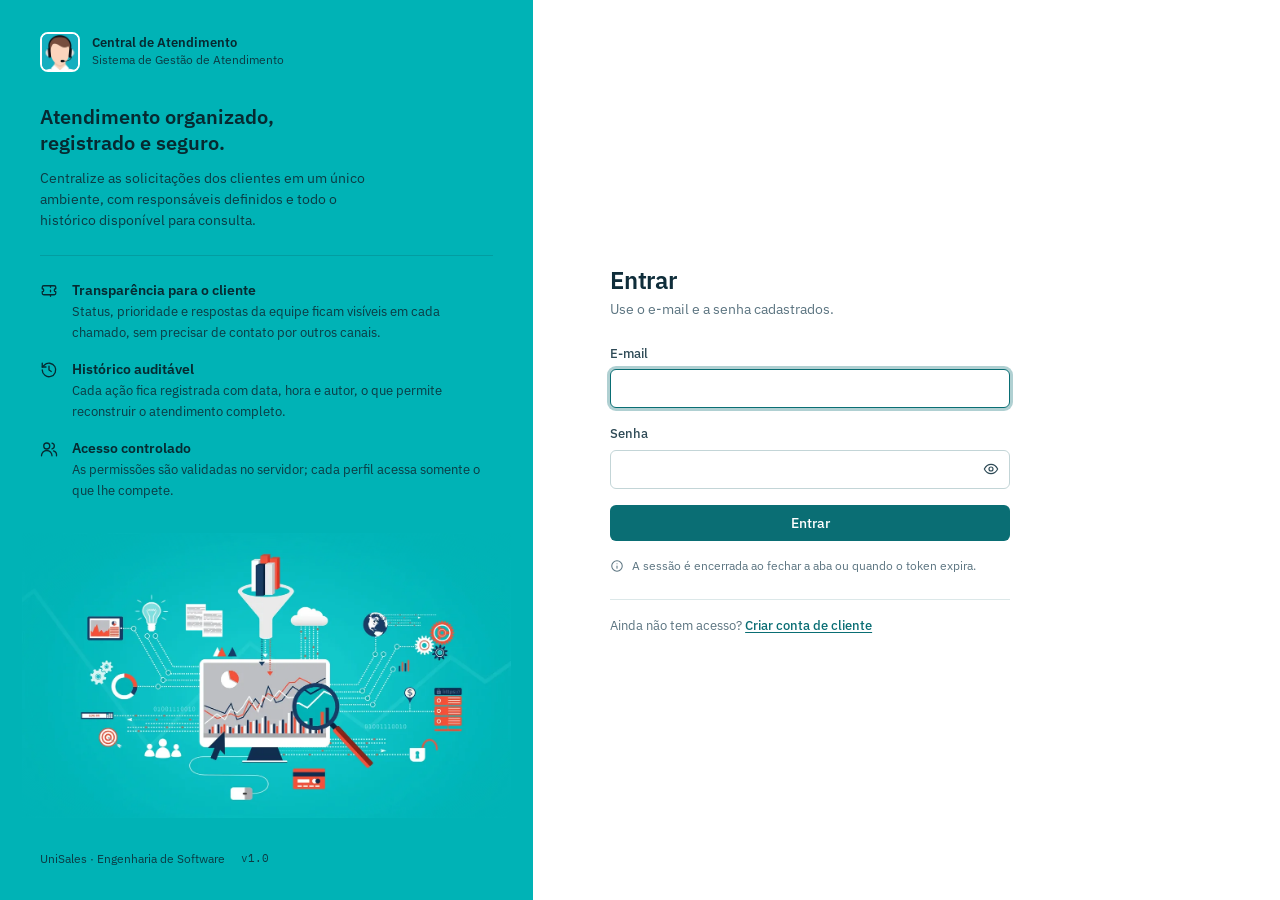
<file: atendimento-frontend/pages/cliente/chamados.html>
<!DOCTYPE html>
<html lang="pt-BR">
<head>
    <meta charset="UTF-8">
    <meta name="viewport" content="width=device-width, initial-scale=1">
    <meta name="referrer" content="no-referrer">
    <title>Meus chamados</title>
    <link rel="preconnect" href="https://fonts.googleapis.com">
    <link rel="preconnect" href="https://fonts.gstatic.com" crossorigin>
    <link rel="stylesheet" href="https://fonts.googleapis.com/css2?family=IBM+Plex+Mono:wght@400;500&family=IBM+Plex+Sans:wght@400;500;600&display=swap">
    <link rel="stylesheet" href="../../assets/css/global.css">
    <link rel="stylesheet" href="../../assets/css/components.css">
</head>
<body class="app-body" data-page="cliente-chamados">
    <a class="skip-link" href="#conteudo">Pular para o conteúdo</a>
    <div class="app">
        <aside class="sidebar" id="sidebar"></aside>
        <div class="app-main">
            <header class="topbar" id="topbar"></header>
            <main class="conteudo" id="conteudo" tabindex="-1">
                <div class="pagina-cabecalho">
                    <div>
                        <h1>Meus chamados</h1>
                        <p class="subtitulo">Solicitações abertas com o seu cadastro, da mais recente para a mais antiga.</p>
                    </div>
                    <div class="pagina-acoes">
                        <a class="btn btn-primario" href="novo-chamado.html"><span data-icone="mais"></span> Abrir chamado</a>
                    </div>
                </div>

                <section class="card" aria-labelledby="t-lista">
                    <h2 class="sr-only" id="t-lista">Lista de chamados</h2>
                    <form class="filtros" id="filtros" role="search" aria-label="Filtrar chamados">
                    <div class="campo campo-busca">
                        <label class="campo-label" for="busca">Buscar</label>
                        <div class="campo-busca-wrap"><span data-icone="busca"></span><input class="input" id="busca" name="busca" type="search" autocomplete="off" placeholder="Protocolo ou título"></div>
                    </div>
                    <div class="campo campo-select">
                        <label class="campo-label" for="f-status">Status</label>
                        <select class="input" id="f-status" name="status"></select>
                    </div>
                    <div class="campo campo-select">
                        <label class="campo-label" for="f-prioridade">Prioridade</label>
                        <select class="input" id="f-prioridade" name="prioridade"></select>
                    </div>
                    <button type="reset" class="btn btn-fantasma">Limpar filtros</button>
                </form>
                    <p class="resumo-lista" id="resumo" aria-live="polite"></p>
                    <div id="lista"></div>
                </section>
            </main>
        </div>
    </div>
    <div class="toast-regiao" id="toasts" aria-live="polite"></div>
    <noscript><p class="alerta alerta-erro">Este sistema precisa de JavaScript habilitado.</p></noscript>
    <script type="module" src="../../assets/js/pages/cliente.js"></script>
</body>
</html>
</file>
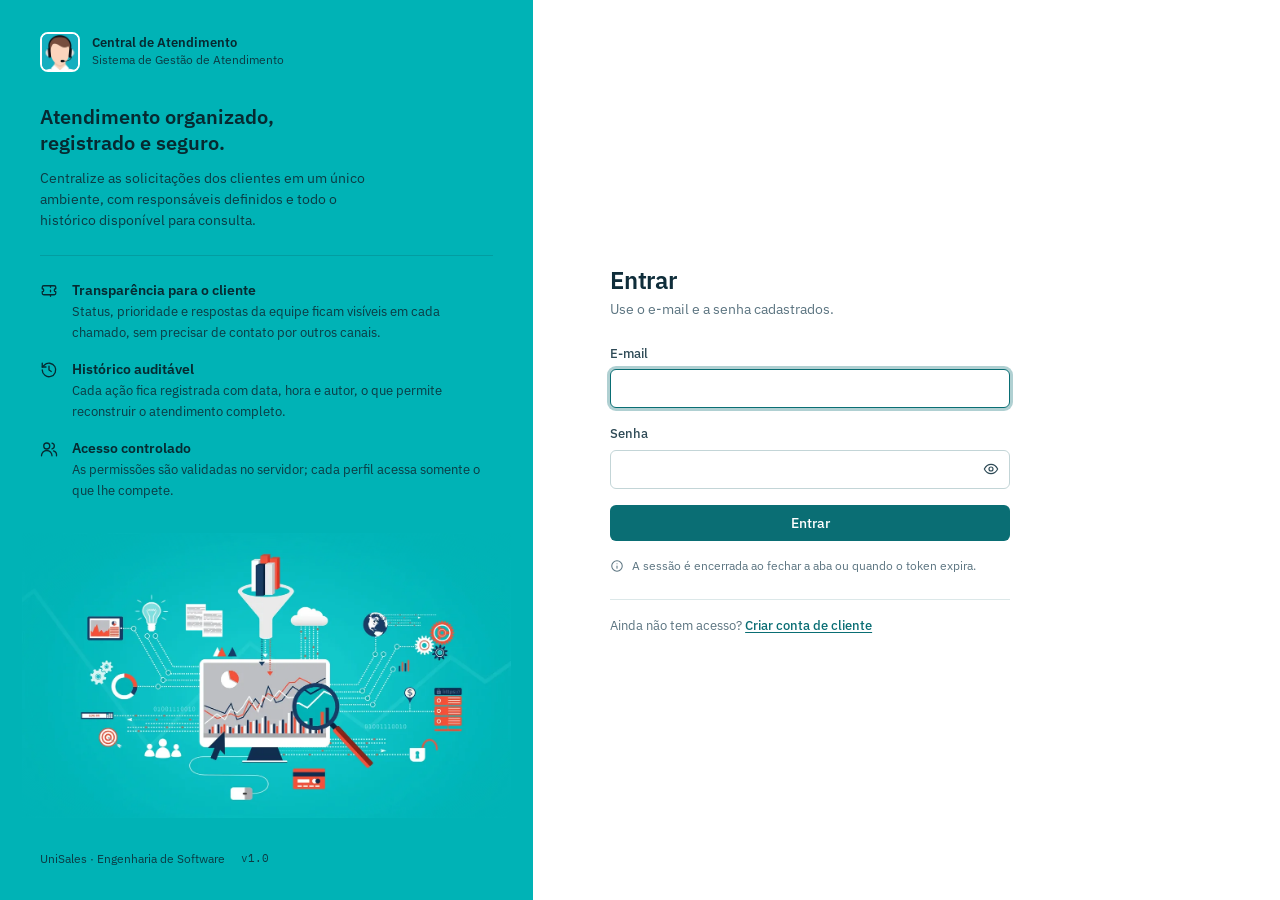
<file: atendimento-frontend/pages/cliente/dashboard.html>
<!DOCTYPE html>
<html lang="pt-BR">
<head>
    <meta charset="UTF-8">
    <meta name="viewport" content="width=device-width, initial-scale=1">
    <meta name="referrer" content="no-referrer">
    <title>Início</title>
    <link rel="preconnect" href="https://fonts.googleapis.com">
    <link rel="preconnect" href="https://fonts.gstatic.com" crossorigin>
    <link rel="stylesheet" href="https://fonts.googleapis.com/css2?family=IBM+Plex+Mono:wght@400;500&family=IBM+Plex+Sans:wght@400;500;600&display=swap">
    <link rel="stylesheet" href="../../assets/css/global.css">
    <link rel="stylesheet" href="../../assets/css/components.css">
    <link rel="stylesheet" href="../../assets/css/dashboard.css">
</head>
<body class="app-body" data-page="cliente-dashboard">
    <a class="skip-link" href="#conteudo">Pular para o conteúdo</a>
    <div class="app">
        <aside class="sidebar" id="sidebar"></aside>
        <div class="app-main">
            <header class="topbar" id="topbar"></header>
            <main class="conteudo" id="conteudo" tabindex="-1">
                <div class="pagina-cabecalho">
                    <div>
                        <p class="sobretitulo" id="data-hoje"></p>
                        <h1 id="saudacao">Início</h1>
                        <p class="subtitulo">Acompanhe suas solicitações junto à central de atendimento.</p>
                    </div>
                    <div class="pagina-acoes">
                        <a class="btn btn-primario" href="novo-chamado.html"><span data-icone="mais"></span> Abrir chamado</a>
                    </div>
                </div>

                <section class="indicadores" id="indicadores" aria-label="Resumo dos seus chamados"></section>

                <div class="grid">
                    <section class="card col-8" aria-labelledby="t-recentes">
                        <header class="card-cabecalho">
                            <h2 id="t-recentes">Chamados recentes</h2>
                            <a class="link-discreto" href="chamados.html">Ver todos</a>
                        </header>
                        <div id="recentes"></div>
                    </section>

                    <div class="col-4 pilha">
                        <section class="card" aria-labelledby="t-atalhos">
                            <header class="card-cabecalho"><h2 id="t-atalhos">Atalhos</h2></header>
                            <ul class="lista-atalhos">
                                <li><a href="novo-chamado.html"><span data-icone="mais" data-tamanho="18"></span><div><strong>Abrir novo chamado</strong><span>Relate um problema ou faça uma solicitação</span></div><span data-icone="seta"></span></a></li>
                                <li><a href="chamados.html"><span data-icone="chamados" data-tamanho="18"></span><div><strong>Consultar chamados</strong><span>Filtre por status, prioridade ou protocolo</span></div><span data-icone="seta"></span></a></li>
                                <li><a href="perfil.html"><span data-icone="usuario" data-tamanho="18"></span><div><strong>Meus dados</strong><span>Confira o cadastro usado pela central</span></div><span data-icone="seta"></span></a></li>
                            </ul>
                        </section>

                        <section class="card card-nota" aria-labelledby="t-fluxo">
                            <header class="card-cabecalho"><h2 id="t-fluxo">Como seu chamado avança</h2></header>
                            <ol class="passos">
                                <li>Você abre o chamado e recebe um número de protocolo.</li>
                                <li>Um atendente assume e passa a responder pelos comentários.</li>
                                <li>Se faltar informação, o status muda para “Aguardando cliente”.</li>
                                <li>Com a solução aplicada, o chamado é resolvido e depois encerrado.</li>
                            </ol>
                        </section>
                    </div>
                </div>
            </main>
        </div>
    </div>
    <div class="toast-regiao" id="toasts" aria-live="polite"></div>
    <noscript><p class="alerta alerta-erro">Este sistema precisa de JavaScript habilitado.</p></noscript>
    <script type="module" src="../../assets/js/pages/cliente.js"></script>
</body>
</html>
</file>
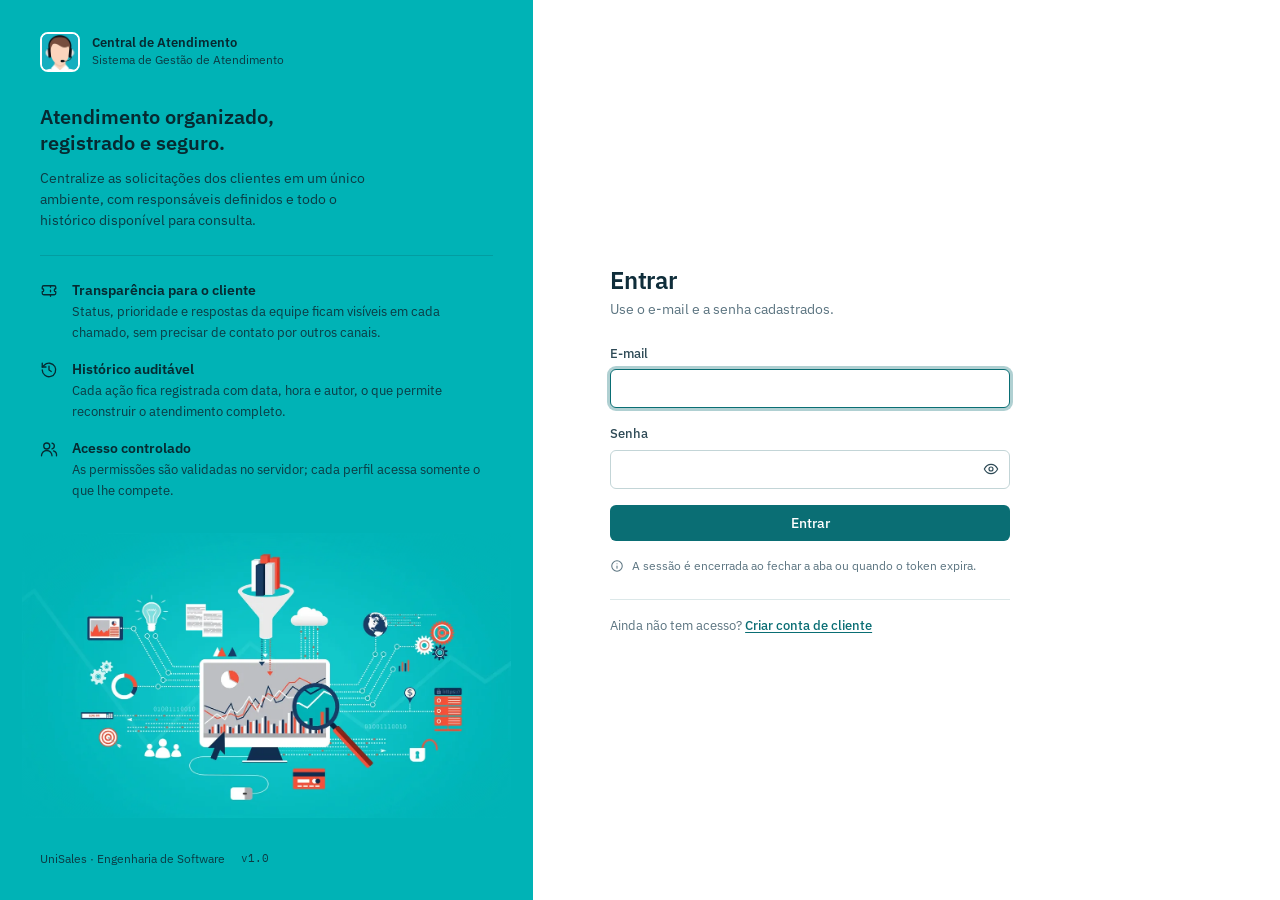
<file: atendimento-frontend/pages/cliente/novo-chamado.html>
<!DOCTYPE html>
<html lang="pt-BR">
<head>
    <meta charset="UTF-8">
    <meta name="viewport" content="width=device-width, initial-scale=1">
    <meta name="referrer" content="no-referrer">
    <title>Abrir chamado</title>
    <link rel="preconnect" href="https://fonts.googleapis.com">
    <link rel="preconnect" href="https://fonts.gstatic.com" crossorigin>
    <link rel="stylesheet" href="https://fonts.googleapis.com/css2?family=IBM+Plex+Mono:wght@400;500&family=IBM+Plex+Sans:wght@400;500;600&display=swap">
    <link rel="stylesheet" href="../../assets/css/global.css">
    <link rel="stylesheet" href="../../assets/css/components.css">
    <link rel="stylesheet" href="../../assets/css/chamados.css">
</head>
<body class="app-body" data-page="cliente-novo-chamado">
    <a class="skip-link" href="#conteudo">Pular para o conteúdo</a>
    <div class="app">
        <aside class="sidebar" id="sidebar"></aside>
        <div class="app-main">
            <header class="topbar" id="topbar"></header>
            <main class="conteudo" id="conteudo" tabindex="-1">
                <div class="pagina-cabecalho">
                    <div>
                        <h1>Abrir chamado</h1>
                        <p class="subtitulo">Descreva a situação com o máximo de detalhes. A equipe responde pelos comentários do próprio chamado.</p>
                    </div>
                </div>

                <div class="grid">
                    <section class="card col-8" aria-labelledby="t-form">
                        <header class="card-cabecalho"><h2 id="t-form">Dados da solicitação</h2></header>
                        <form class="form card-corpo" id="form-chamado" novalidate>
                            <div class="campo">
                                <label class="campo-label" for="titulo">Título <span class="obrigatorio" aria-hidden="true">*</span></label>
                                <input class="input" id="titulo" name="titulo" type="text" maxlength="150" required placeholder="Ex.: Boleto de novembro não aparece na área do cliente">
                                <div class="campo-rodape">
                                    <span class="campo-hint">Resumo em uma linha (5 a 150 caracteres).</span>
                                    <span class="contador-caracteres" id="cont-titulo"></span>
                                </div>
                            </div>

                            <div class="campo">
                                <label class="campo-label" for="descricao">Descrição <span class="obrigatorio" aria-hidden="true">*</span></label>
                                <textarea class="input" id="descricao" name="descricao" rows="8" maxlength="5000" required placeholder="O que aconteceu, quando começou, o que você já tentou e as mensagens exibidas."></textarea>
                                <div class="campo-rodape">
                                    <span class="campo-hint">Mínimo de 10 caracteres.</span>
                                    <span class="contador-caracteres" id="cont-descricao"></span>
                                </div>
                            </div>

                            <div id="area-prioridade"></div>

                            <div class="form-acoes">
                                <a class="btn btn-secundario" href="dashboard.html">Cancelar</a>
                                <button type="submit" class="btn btn-primario" id="btn-enviar">Abrir chamado</button>
                            </div>
                        </form>
                    </section>

                    <aside class="col-4 pilha">
                        <section class="card card-nota" aria-labelledby="t-dicas">
                            <header class="card-cabecalho"><h2 id="t-dicas">Antes de enviar</h2></header>
                            <ul class="lista-dicas">
                                <li><span data-icone="check" data-tamanho="14"></span><span>Abra um chamado por assunto; isso agiliza a triagem.</span></li>
                                <li><span data-icone="check" data-tamanho="14"></span><span>Informe datas, números de pedido ou de boleto relacionados.</span></li>
                                <li><span data-icone="alerta" data-tamanho="14"></span><span>Não escreva senhas nem dados de cartão na descrição.</span></li>
                            </ul>
                        </section>

                        <section class="card" aria-labelledby="t-prioridades">
                            <header class="card-cabecalho"><h2 id="t-prioridades">Qual prioridade escolher</h2></header>
                            <dl class="dl-prioridades">
                                <div><dt><span class="badge badge-prioridade p-baixa">Baixa</span></dt><dd>Dúvidas e ajustes que não atrapalham o uso.</dd></div>
                                <div><dt><span class="badge badge-prioridade p-media">Média</span></dt><dd>Parte do serviço apresenta falha, mas há alternativa.</dd></div>
                                <div><dt><span class="badge badge-prioridade p-alta">Alta</span></dt><dd>Você não consegue concluir uma tarefa importante.</dd></div>
                                <div><dt><span class="badge badge-prioridade p-critica">Crítica</span></dt><dd>O serviço está totalmente indisponível.</dd></div>
                            </dl>
                        </section>
                    </aside>
                </div>
            </main>
        </div>
    </div>
    <div class="toast-regiao" id="toasts" aria-live="polite"></div>
    <noscript><p class="alerta alerta-erro">Este sistema precisa de JavaScript habilitado.</p></noscript>
    <script type="module" src="../../assets/js/pages/cliente.js"></script>
</body>
</html>
</file>
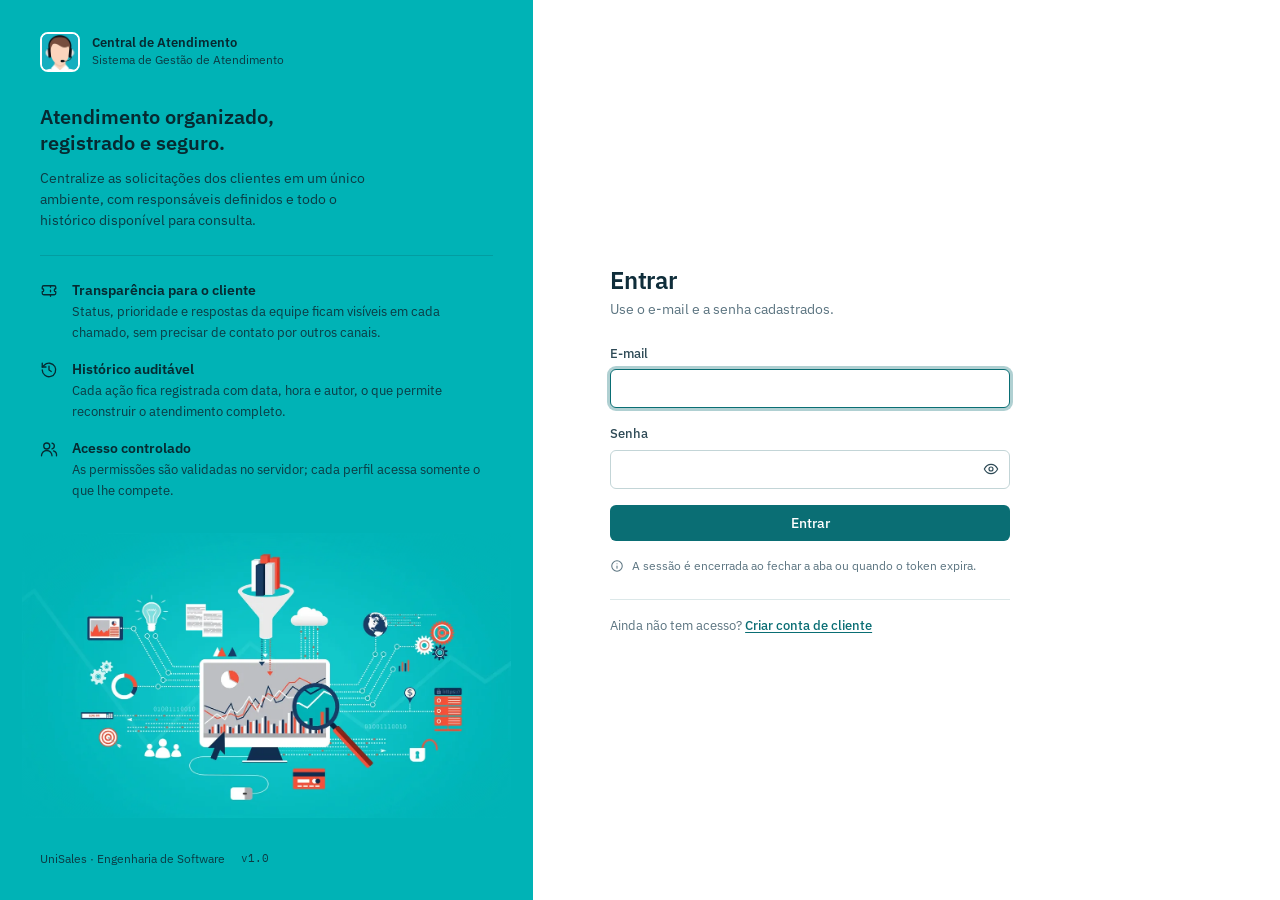
<file: atendimento-frontend/pages/cliente/perfil.html>
<!DOCTYPE html>
<html lang="pt-BR">
<head>
    <meta charset="UTF-8">
    <meta name="viewport" content="width=device-width, initial-scale=1">
    <meta name="referrer" content="no-referrer">
    <title>Meu perfil</title>
    <link rel="preconnect" href="https://fonts.googleapis.com">
    <link rel="preconnect" href="https://fonts.gstatic.com" crossorigin>
    <link rel="stylesheet" href="https://fonts.googleapis.com/css2?family=IBM+Plex+Mono:wght@400;500&family=IBM+Plex+Sans:wght@400;500;600&display=swap">
    <link rel="stylesheet" href="../../assets/css/global.css">
    <link rel="stylesheet" href="../../assets/css/components.css">
</head>
<body class="app-body" data-page="cliente-perfil">
    <a class="skip-link" href="#conteudo">Pular para o conteúdo</a>
    <div class="app">
        <aside class="sidebar" id="sidebar"></aside>
        <div class="app-main">
            <header class="topbar" id="topbar"></header>
            <main class="conteudo" id="conteudo" tabindex="-1">
                <div class="pagina-cabecalho">
                    <div>
                        <h1>Meu perfil</h1>
                        <p class="subtitulo">Dados do seu cadastro na central de atendimento.</p>
                    </div>
                </div>

                <div class="grid">
                    <section class="card col-7" aria-labelledby="t-dados">
                        <header class="card-cabecalho">
                            <h2 id="t-dados">Dados cadastrais</h2>
                            <span id="situacao"></span>
                        </header>
                        <div id="perfil"></div>
                    </section>

                    <aside class="col-5 pilha">
                        <section class="card card-nota" aria-labelledby="t-alterar">
                            <header class="card-cabecalho"><h2 id="t-alterar">Precisa atualizar algum dado?</h2></header>
                            <div class="card-corpo">
                                <p>A alteração de nome, e-mail ou telefone é feita pela administração. Abra um chamado informando o dado correto.</p>
                                <a class="btn btn-secundario" href="novo-chamado.html"><span data-icone="mais"></span> Abrir chamado</a>
                            </div>
                        </section>
                    </aside>
                </div>
            </main>
        </div>
    </div>
    <div class="toast-regiao" id="toasts" aria-live="polite"></div>
    <noscript><p class="alerta alerta-erro">Este sistema precisa de JavaScript habilitado.</p></noscript>
    <script type="module" src="../../assets/js/pages/cliente.js"></script>
</body>
</html>
</file>
<file: atendimento-frontend/assets/css/global.css>
/* ==========================================================================
   global.css — tokens, base tipográfica, shell da aplicação e grid
   Escala de espaçamento: 4 / 8 / 12 / 16 / 24 / 32
   Breakpoints: 640 / 768 (tabelas) / 1024 (sidebar) / 1280 (largura máxima)
   ========================================================================== */

:root {
    /* Marca — paleta extraída das ilustrações (fundo teal #00B3B6) */
    --c-lagoa: #00b3b6;          /* teal das ilustrações (painel de login) */
    --c-primaria: #0a6e74;       /* botões e links (contraste 6:1 com branco) */
    --c-primaria-hover: #085c61;
    --c-primaria-escura: #0c4a50; /* menu lateral */
    --c-primaria-suave: #e0f2f2;
    --c-acento: #c4452a;         /* coral das ilustrações: ações de destaque */
    --c-acento-hover: #a93a23;
    --c-acento-suave: #fbeae5;
    --c-sol: #f7b500;            /* amarelo das ilustrações: item ativo */
    --c-tinta: #0b3b44;          /* texto sobre o teal claro */

    /* Neutros frios, puxados para o teal */
    --c-fundo: #f1f7f7;
    --c-superficie: #ffffff;
    --c-superficie-2: #f7fbfb;
    --c-borda: #dce8e9;
    --c-borda-forte: #c3d5d7;
    --c-texto: #0f2d3a;
    --c-texto-2: #2e4a56;
    --c-texto-3: #5b7480;

    /* Semânticas (dessaturadas) */
    --c-erro: #a8352b;
    --c-erro-suave: #fbeeec;
    --c-sucesso: #2f6b3e;
    --c-sucesso-suave: #e7f2e9;
    --c-aviso: #85570a;
    --c-aviso-suave: #fcf3df;

    /* Tipografia */
    --fonte: "IBM Plex Sans", "Source Sans 3", system-ui, -apple-system, "Segoe UI", sans-serif;
    --fonte-mono: "IBM Plex Mono", ui-monospace, "Cascadia Mono", Consolas, monospace;
    --t-xs: 0.75rem;
    --t-sm: 0.8125rem;
    --t-base: 0.875rem;
    --t-md: 1rem;
    --t-lg: 1.25rem;
    --t-xl: 1.5rem;

    /* Espaçamento */
    --e-1: 4px;
    --e-2: 8px;
    --e-3: 12px;
    --e-4: 16px;
    --e-5: 24px;
    --e-6: 32px;

    /* Forma */
    --raio: 6px;
    --raio-card: 8px;
    --sombra: 0 1px 2px rgba(0, 0, 0, 0.04);
    --sombra-flutuante: 0 8px 24px rgba(28, 25, 23, 0.14);
    --foco: 0 0 0 3px rgba(10, 110, 116, 0.32);
    --curva: cubic-bezier(0.2, 0.8, 0.2, 1);

    --sidebar-w: 236px;
    --topbar-h: 56px;
}

*,
*::before,
*::after {
    box-sizing: border-box;
}

html {
    -webkit-text-size-adjust: 100%;
}

body {
    margin: 0;
    font-family: var(--fonte);
    font-size: var(--t-base);
    line-height: 1.5;
    color: var(--c-texto);
    background: var(--c-fundo);
    -webkit-font-smoothing: antialiased;
}

h1, h2, h3, h4, p, ol, ul, dl, dd, figure, fieldset {
    margin: 0;
}

ol, ul {
    padding: 0;
    list-style: none;
}

fieldset {
    border: 0;
    padding: 0;
    min-width: 0;
}

h1 { font-size: var(--t-xl); font-weight: 600; letter-spacing: -0.01em; line-height: 1.25; }
h2 { font-size: var(--t-md); font-weight: 600; line-height: 1.35; }
h3 { font-size: var(--t-base); font-weight: 600; }

a {
    color: var(--c-primaria);
    text-underline-offset: 2px;
}

button, input, select, textarea {
    font: inherit;
    color: inherit;
}

:focus-visible {
    outline: 2px solid var(--c-primaria);
    outline-offset: 2px;
}

::selection {
    background: #bfe6e7;
}

.mono {
    font-family: var(--fonte-mono);
    font-size: 0.92em;
    letter-spacing: -0.01em;
}

.sr-only {
    position: absolute !important;
    width: 1px; height: 1px;
    padding: 0; margin: -1px;
    overflow: hidden;
    clip: rect(0 0 0 0);
    white-space: nowrap;
    border: 0;
}

.skip-link {
    position: absolute;
    left: var(--e-4);
    top: -48px;
    z-index: 100;
    padding: var(--e-2) var(--e-3);
    background: var(--c-primaria);
    color: #fff;
    border-radius: var(--raio);
}

.skip-link:focus { top: var(--e-3); }

/* ---------------- Shell da aplicação ---------------- */

/* Páginas protegidas ficam ocultas até o guard + layout rodarem. */
.app-body { visibility: hidden; }
.app-body.pronto { visibility: visible; }

.app {
    min-height: 100vh;
}

/* Menu lateral: fechado por padrão, abre somente ao clicar no botão de menu.
   Clique fora (overlay), Esc ou o botão fechar recolhem e o conteúdo ocupa a tela toda. */
.sidebar {
    position: fixed;
    inset: 0 auto 0 0;
    z-index: 60;
    width: 272px;
    display: flex;
    flex-direction: column;
    background: var(--c-primaria-escura);
    color: #c9e6e7;
    transform: translateX(-100%);
    visibility: hidden;
    transition: transform 0.28s var(--curva), visibility 0s linear 0.28s;
}

.sidebar.aberta {
    transform: none;
    visibility: visible;
    box-shadow: var(--sombra-flutuante);
    transition: transform 0.28s var(--curva), visibility 0s;
}

.sidebar-overlay {
    position: fixed;
    inset: 0;
    z-index: 55;
    background: rgba(11, 59, 68, 0.38);
    opacity: 0;
    pointer-events: none;
    transition: opacity 0.24s ease;
}

.sidebar-overlay.visivel { opacity: 1; pointer-events: auto; }

.sidebar .sidebar-fechar {
    margin-left: auto;
    color: #c9e6e7;
}

.sidebar .sidebar-fechar:hover { background: rgba(255, 255, 255, 0.1); color: #fff; }
.sidebar .sidebar-fechar:focus-visible { box-shadow: 0 0 0 2px var(--c-sol); }

/* Itens do menu entram em sequência quando a gaveta abre (resposta ao clique). */
.sidebar.aberta .nav-grupo {
    animation: item-menu 0.32s var(--curva) both;
}
.sidebar.aberta .nav-grupo:nth-child(2) { animation-delay: 0.04s; }
.sidebar.aberta .nav-grupo:nth-child(3) { animation-delay: 0.08s; }

@keyframes item-menu { from { opacity: 0; transform: translateX(-10px); } to { opacity: 1; transform: none; } }

.sidebar-marca {
    display: flex;
    align-items: center;
    gap: var(--e-3);
    padding: var(--e-4);
    min-height: var(--topbar-h);
    border-bottom: 1px solid rgba(255, 255, 255, 0.08);
}

.marca-logo {
    flex-shrink: 0;
    width: 40px;
    height: 40px;
    border-radius: 8px;
    border: 2px solid rgba(255, 255, 255, 0.85);
    object-fit: cover;
    background: var(--c-lagoa);
}

.marca-nome { color: #fff; font-weight: 600; font-size: var(--t-sm); line-height: 1.2; }
.marca-sub { font-size: var(--t-xs); color: #a8d3d5; }

.sidebar-nav {
    flex: 1;
    overflow-y: auto;
    padding: var(--e-3) var(--e-2);
}

.nav-grupo + .nav-grupo { margin-top: var(--e-4); }

.nav-secao {
    padding: 0 var(--e-3) var(--e-1);
    font-size: 11px;
    font-weight: 500;
    text-transform: uppercase;
    letter-spacing: 0.06em;
    color: #8fbfc2;
}

.nav-link {
    position: relative;
    display: flex;
    align-items: center;
    gap: var(--e-3);
    padding: 7px var(--e-3);
    border-radius: var(--raio);
    color: #c9e6e7;
    text-decoration: none;
    font-weight: 500;
    transition: background-color 0.16s ease, color 0.16s ease, padding-left 0.2s var(--curva);
}

.nav-link .icone { transition: color 0.16s ease; }
.nav-link:hover { background: rgba(255, 255, 255, 0.08); color: #fff; padding-left: 16px; }
.nav-link:hover .icone { color: var(--c-sol); }

.nav-link.ativo {
    background: rgba(255, 255, 255, 0.1);
    color: #fff;
}

.nav-link.ativo::before {
    content: "";
    position: absolute;
    left: -8px;
    top: 6px;
    bottom: 6px;
    width: 3px;
    border-radius: 0 2px 2px 0;
    background: var(--c-sol);
}

.nav-link.ativo .icone { color: var(--c-sol); }
.nav-link:focus-visible { outline-color: var(--c-sol); }

.sidebar-rodape {
    display: flex;
    align-items: center;
    gap: var(--e-2);
    padding: var(--e-3) var(--e-4);
    border-top: 1px solid rgba(255, 255, 255, 0.08);
    font-size: var(--t-xs);
    color: #8fbfc2;
}

.ponto-online {
    width: 6px;
    height: 6px;
    border-radius: 50%;
    background: var(--c-lagoa);
}

.app-main {
    display: flex;
    flex-direction: column;
    min-width: 0;
}

.topbar {
    position: sticky;
    top: 0;
    z-index: 20;
    display: flex;
    align-items: center;
    gap: var(--e-4);
    height: var(--topbar-h);
    padding: 0 var(--e-5);
    background: var(--c-primaria-escura);   /* mesma cor do menu lateral */
    border-bottom: 1px solid rgba(255, 255, 255, 0.08);
    color: #c9e6e7;
    transition: box-shadow 0.2s ease;
}

.topbar.rolado { box-shadow: 0 2px 12px rgba(6, 42, 49, 0.35); }

/* Controles sobre o fundo escuro do cabeçalho */
.topbar .btn-icone,
.topbar .btn-fantasma { color: #c9e6e7; }
.topbar .btn-icone:hover,
.topbar .btn-fantasma:hover:not(:disabled) { background: rgba(255, 255, 255, 0.1); color: #fff; }
.topbar .btn-icone:focus-visible,
.topbar .btn:focus-visible { box-shadow: 0 0 0 2px var(--c-sol); }
.btn-menu[aria-expanded="true"] { background: rgba(255, 255, 255, 0.14); color: #fff; }

.topbar-marca {
    display: flex;
    align-items: center;
    gap: var(--e-2);
    padding-right: var(--e-4);
    border-right: 1px solid rgba(255, 255, 255, 0.16);
    color: #fff;
    font-weight: 600;
    font-size: var(--t-sm);
    text-decoration: none;
    white-space: nowrap;
}

.topbar-marca .marca-logo {
    width: 30px;
    height: 30px;
    border-radius: 6px;
    border-width: 0;
}

.trilha {
    display: flex;
    flex-wrap: wrap;
    align-items: center;
    gap: var(--e-2);
    font-size: var(--t-sm);
    color: #a8d3d5;
    min-width: 0;
}

.trilha li + li::before {
    content: "/";
    margin-right: var(--e-2);
    color: rgba(255, 255, 255, 0.3);
}

.trilha li[aria-current="page"] { color: #fff; font-weight: 500; }

.topbar-usuario {
    margin-left: auto;
    display: flex;
    align-items: center;
    gap: var(--e-3);
}

.avatar {
    display: inline-grid;
    place-items: center;
    width: 32px;
    height: 32px;
    border-radius: 50%;
    background: var(--c-primaria-suave);
    color: var(--c-primaria);
    font-size: var(--t-xs);
    font-weight: 600;
}

.topbar .avatar { background: rgba(255, 255, 255, 0.14); color: #fff; }

.usuario-nome { font-weight: 500; font-size: var(--t-sm); line-height: 1.2; }
.usuario-perfil { font-size: var(--t-xs); color: var(--c-texto-3); }
.topbar .usuario-nome { color: #fff; }
.topbar .usuario-perfil { color: #a8d3d5; }

.conteudo {
    width: 100%;
    max-width: 1280px;
    padding: var(--e-5);
    margin: 0 auto;
}

.conteudo:focus { outline: none; }

/* ---------------- Cabeçalho de página ---------------- */
.pagina-cabecalho {
    display: flex;
    flex-wrap: wrap;
    align-items: flex-end;
    justify-content: space-between;
    gap: var(--e-4);
    margin-bottom: var(--e-5);
}

.sobretitulo {
    font-size: var(--t-xs);
    color: var(--c-texto-3);
    text-transform: uppercase;
    letter-spacing: 0.05em;
    margin-bottom: var(--e-1);
}

.subtitulo {
    margin-top: var(--e-1);
    color: var(--c-texto-3);
    max-width: 64ch;
}

.pagina-acoes {
    display: flex;
    flex-wrap: wrap;
    gap: var(--e-2);
}

/* ---------------- Grid de 12 colunas ---------------- */
.grid {
    display: grid;
    grid-template-columns: repeat(12, minmax(0, 1fr));
    gap: var(--e-4);
    align-items: start;
}

.col-12 { grid-column: span 12; }
.col-8 { grid-column: span 8; }
.col-7 { grid-column: span 7; }
.col-6 { grid-column: span 6; }
.col-5 { grid-column: span 5; }
.col-4 { grid-column: span 4; }
.col-3 { grid-column: span 3; }

.pilha { display: flex; flex-direction: column; gap: var(--e-4); }

/* ---------------- Responsivo ---------------- */
@media (max-width: 1279px) {
    .conteudo { padding: var(--e-5) var(--e-4); }
}

@media (max-width: 1023px) {
    .topbar { padding: 0 var(--e-4); }

    .col-8, .col-7, .col-6, .col-5, .col-4 { grid-column: span 12; }
    .col-3 { grid-column: span 6; }
}

@media (max-width: 639px) {
    .conteudo { padding: var(--e-4) var(--e-3); }
    .usuario-info { display: none; }
    .topbar-marca span { display: none; }
    .topbar-marca { padding-right: var(--e-3); }
    .trilha li:not(:last-child) { display: none; }
    .trilha li + li::before { display: none; }
    .col-3 { grid-column: span 12; }
    h1 { font-size: var(--t-lg); }
    .pagina-acoes, .pagina-acoes .btn { width: 100%; }
}

@media (prefers-reduced-motion: reduce) {
    *, *::before, *::after { transition: none !important; animation-duration: 0.01ms !important; }
}

@media print {
    .sidebar, .topbar, .pagina-acoes, .toast-regiao, .nao-imprimir { display: none !important; }
    .app { display: block; }
    body { background: #fff; }
    .conteudo { padding: 0; max-width: none; }
    .card { box-shadow: none; break-inside: avoid; }
}

/* ---------------- Transição entre páginas ----------------
   Um único momento orquestrado: o conteúdo entra em sequência ao carregar
   e sai suavemente ao clicar num link interno (ui.js adiciona .saindo). */
.app-body.pronto .conteudo > * {
    animation: conteudo-entrar 0.38s var(--curva) both;
}
.app-body.pronto .conteudo > *:nth-child(2) { animation-delay: 0.05s; }
.app-body.pronto .conteudo > *:nth-child(3) { animation-delay: 0.1s; }
.app-body.pronto .conteudo > *:nth-child(n + 4) { animation-delay: 0.15s; }

@keyframes conteudo-entrar { from { opacity: 0; transform: translateY(8px); } to { opacity: 1; transform: none; } }

.app-body.saindo .conteudo {
    opacity: 0;
    transform: translateY(-4px);
    transition: opacity 0.14s ease, transform 0.14s ease;
}
</file>
<file: atendimento-frontend/assets/css/components.css>
/* ==========================================================================
   components.css — botões, formulários, badges, cards, tabelas, modal,
   toast, estados (carregando/vazio/erro)
   ========================================================================== */

/* ---------------- Botões ---------------- */
.btn {
    display: inline-flex;
    align-items: center;
    justify-content: center;
    gap: var(--e-2);
    min-height: 36px;
    padding: 0 14px;
    border: 1px solid transparent;
    border-radius: var(--raio);
    font-size: var(--t-base);
    font-weight: 500;
    line-height: 1;
    text-decoration: none;
    white-space: nowrap;
    cursor: pointer;
    transition: background-color 0.14s, border-color 0.14s, color 0.14s, transform 0.1s;
}

.btn:active:not(:disabled) { transform: translateY(1px); }

.btn:disabled { opacity: 0.6; cursor: not-allowed; }
.btn:focus-visible { outline: none; box-shadow: var(--foco); }

.btn-primario { background: var(--c-primaria); color: #fff; }
.btn-primario:hover:not(:disabled) { background: var(--c-primaria-hover); }

.btn-acento { background: var(--c-acento); color: #fff; }
.btn-acento:hover:not(:disabled) { background: var(--c-acento-hover); }

.btn-secundario {
    background: var(--c-superficie);
    color: var(--c-texto);
    border-color: var(--c-borda-forte);
}
.btn-secundario:hover:not(:disabled) { background: var(--c-primaria-suave); border-color: #8fc3c5; color: var(--c-primaria); }

.btn-fantasma { background: transparent; color: var(--c-texto-2); }
.btn-fantasma:hover:not(:disabled) { background: var(--c-fundo); color: var(--c-texto); }

.btn-perigo { background: var(--c-erro); color: #fff; }
.btn-perigo:hover:not(:disabled) { background: #8f2c23; }

.btn-sm { min-height: 30px; padding: 0 10px; font-size: var(--t-sm); }
.btn-bloco { width: 100%; }

.btn-icone {
    display: inline-grid;
    place-items: center;
    width: 34px;
    height: 34px;
    padding: 0;
    border: 1px solid transparent;
    border-radius: var(--raio);
    background: transparent;
    color: var(--c-texto-2);
    cursor: pointer;
}
.btn-icone:hover { background: var(--c-fundo); color: var(--c-texto); }
.btn-icone:focus-visible { outline: none; box-shadow: var(--foco); }

.link-discreto {
    font-size: var(--t-sm);
    font-weight: 500;
    color: var(--c-primaria);
    text-decoration: none;
}
.link-discreto:hover { text-decoration: underline; }

.link-voltar {
    display: inline-flex;
    align-items: center;
    gap: var(--e-1);
    margin-bottom: var(--e-3);
    font-size: var(--t-sm);
    color: var(--c-texto-3);
    text-decoration: none;
}
.link-voltar:hover { color: var(--c-texto); }

.spinner {
    width: 14px;
    height: 14px;
    border: 2px solid currentColor;
    border-right-color: transparent;
    border-radius: 50%;
    animation: girar 0.7s linear infinite;
}

@keyframes girar { to { transform: rotate(360deg); } }

/* ---------------- Formulários ---------------- */
.form { display: flex; flex-direction: column; gap: var(--e-4); }

.form-linha {
    display: grid;
    grid-template-columns: repeat(2, minmax(0, 1fr));
    gap: var(--e-4);
}

.campo { display: flex; flex-direction: column; gap: 6px; }

.campo-label {
    font-size: var(--t-sm);
    font-weight: 500;
    color: var(--c-texto-2);
    padding: 0;
}

.obrigatorio { color: var(--c-erro); }

.input {
    width: 100%;
    min-height: 38px;
    padding: 8px 10px;
    background: var(--c-superficie);
    border: 1px solid var(--c-borda-forte);
    border-radius: var(--raio);
    font-size: var(--t-base);
    transition: border-color 0.12s, box-shadow 0.12s;
}

.input::placeholder { color: #8aa0a8; }
.input:hover { border-color: #8fc3c5; }
.input:focus { outline: none; border-color: var(--c-primaria); box-shadow: var(--foco); }
.input[aria-invalid="true"] { border-color: var(--c-erro); }
.input[aria-invalid="true"]:focus { box-shadow: 0 0 0 3px rgba(168, 53, 43, 0.2); }
.input:disabled { background: var(--c-fundo); color: var(--c-texto-3); }

textarea.input { min-height: 120px; resize: vertical; line-height: 1.55; }

select.input {
    appearance: none;
    padding-right: 32px;
    background-image: linear-gradient(45deg, transparent 50%, #5b7480 50%), linear-gradient(135deg, #5b7480 50%, transparent 50%);
    background-position: calc(100% - 15px) 52%, calc(100% - 10px) 52%;
    background-size: 5px 5px;
    background-repeat: no-repeat;
}

.campo-hint { font-size: var(--t-xs); color: var(--c-texto-3); }

.campo-erro {
    display: flex;
    gap: var(--e-1);
    font-size: var(--t-xs);
    font-weight: 500;
    color: var(--c-erro);
}

.campo-rodape {
    display: flex;
    justify-content: space-between;
    gap: var(--e-3);
}

.contador-caracteres {
    font-family: var(--fonte-mono);
    font-size: var(--t-xs);
    color: var(--c-texto-3);
    white-space: nowrap;
}
.contador-caracteres.perto-limite { color: var(--c-aviso); }

.campo-senha { position: relative; }
.campo-senha .input { padding-right: 42px; }
.campo-senha .btn-icone {
    position: absolute;
    right: 2px;
    top: 2px;
}

.form-acoes {
    display: flex;
    flex-wrap: wrap;
    justify-content: flex-end;
    gap: var(--e-2);
    padding-top: var(--e-2);
}

/* Prioridade como opções lado a lado */
.opcoes-prioridade {
    display: grid;
    grid-template-columns: repeat(4, minmax(0, 1fr));
    gap: var(--e-2);
}

.opcao-prioridade {
    position: relative;
    display: flex;
    flex-direction: column;
    gap: 2px;
    padding: 10px 12px 10px 32px;
    border: 1px solid var(--c-borda-forte);
    border-radius: var(--raio);
    background: var(--c-superficie);
    cursor: pointer;
}

.opcao-prioridade input {
    position: absolute;
    left: 11px;
    top: 13px;
    margin: 0;
    accent-color: var(--c-primaria);
}

.opcao-titulo { font-weight: 600; font-size: var(--t-sm); }
.opcao-desc { font-size: var(--t-xs); color: var(--c-texto-3); line-height: 1.35; }

.opcao-prioridade:has(input:checked) {
    border-color: var(--c-primaria);
    background: var(--c-primaria-suave);
}

.opcao-prioridade:has(input:focus-visible) { box-shadow: var(--foco); }

/* Segmentado (abas/filtros rápidos) */
.segmentado {
    display: inline-flex;
    padding: 2px;
    border: 1px solid var(--c-borda-forte);
    border-radius: var(--raio);
    background: var(--c-superficie-2);
}

.segmentado button {
    display: inline-flex;
    align-items: center;
    gap: 6px;
    min-height: 30px;
    padding: 0 12px;
    border: 0;
    border-radius: 4px;
    background: transparent;
    font-size: var(--t-sm);
    font-weight: 500;
    color: var(--c-texto-3);
    cursor: pointer;
}

.segmentado button[aria-pressed="true"] {
    background: var(--c-superficie);
    color: var(--c-texto);
    box-shadow: 0 0 0 1px var(--c-borda-forte);
}

.segmentado button:focus-visible { outline: none; box-shadow: var(--foco); }

.segmentado .qtd {
    font-family: var(--fonte-mono);
    font-size: 11px;
    color: var(--c-texto-3);
}

/* ---------------- Alertas inline ---------------- */
.alerta {
    display: flex;
    align-items: flex-start;
    gap: var(--e-2);
    padding: 10px 12px;
    border: 1px solid;
    border-radius: var(--raio);
    font-size: var(--t-sm);
}
.alerta:focus { outline: none; }
.alerta .icone { flex-shrink: 0; margin-top: 1px; }
.alerta-erro { background: var(--c-erro-suave); border-color: #efc9c4; color: #7c241c; }
.alerta-sucesso { background: var(--c-sucesso-suave); border-color: #c4dfca; color: #245431; }
.alerta-info { background: var(--c-primaria-suave); border-color: #b9dfe0; color: var(--c-primaria); }
.alerta-aviso { background: var(--c-aviso-suave); border-color: #f0dcae; color: #6b4608; }

/* ---------------- Badges ---------------- */
.badge {
    display: inline-flex;
    align-items: center;
    gap: 6px;
    padding: 2px 8px;
    border-radius: 999px;
    font-size: var(--t-xs);
    font-weight: 500;
    line-height: 1.5;
    white-space: nowrap;
}

.badge-ponto {
    width: 6px;
    height: 6px;
    border-radius: 50%;
    background: currentColor;
    opacity: 0.85;
}

.s-aberto { background: #e3ebf5; color: #1e4a80; }
.s-em_atendimento { background: #fcf0d6; color: #7d5205; }
.s-aguardando_cliente { background: #ebe8f1; color: #54486b; }
.s-resolvido { background: #e3f0e6; color: #2a6037; }
.s-encerrado { background: #ecebea; color: #57534e; }
.s-cancelado { background: #f5e4e1; color: #8e3a30; }

.badge-prioridade { border-radius: 4px; padding: 1px 7px; }
.p-baixa.badge { background: #efeeed; color: #57534e; }
.p-media.badge { background: #fcf0d6; color: #7d5205; }
.p-alta.badge { background: #fbe6d6; color: #8f4511; }
.p-critica.badge { background: #f7dfdb; color: #8e2a1f; font-weight: 600; }

.badge-neutro { background: var(--c-fundo); color: var(--c-texto-2); border: 1px solid var(--c-borda); }
.badge-ativo { background: var(--c-primaria-suave); color: var(--c-primaria); }
.badge-inativo { background: #ecebea; color: #6b6560; }

/* ---------------- Cards ---------------- */
.card {
    background: var(--c-superficie);
    border: 1px solid var(--c-borda);
    border-radius: var(--raio-card);
    box-shadow: var(--sombra);
    min-width: 0;
}

.card-cabecalho {
    display: flex;
    align-items: center;
    justify-content: space-between;
    gap: var(--e-3);
    padding: var(--e-3) var(--e-4);
    border-bottom: 1px solid var(--c-borda);
    min-height: 48px;
}

.card-cabecalho h2 { font-size: var(--t-base); }
.card-cabecalho .contador {
    font-family: var(--fonte-mono);
    font-weight: 400;
    color: var(--c-texto-3);
    margin-left: var(--e-1);
}

.card-corpo { padding: var(--e-4); }
.card-rodape {
    padding: var(--e-3) var(--e-4);
    border-top: 1px solid var(--c-borda);
    background: var(--c-superficie-2);
    border-radius: 0 0 var(--raio-card) var(--raio-card);
}

.card-nota {
    background: var(--c-superficie-2);
}

/* Lista de definição (dados de cadastro/chamado) */
.dl-dados { display: grid; grid-template-columns: minmax(110px, 38%) 1fr; }
.dl-dados dt,
.dl-dados dd {
    padding: 10px var(--e-4);
    border-bottom: 1px solid var(--c-borda);
    font-size: var(--t-sm);
}
.dl-dados dt { color: var(--c-texto-3); }
.dl-dados dd { color: var(--c-texto); font-weight: 500; overflow-wrap: anywhere; }
.dl-dados dt:nth-last-of-type(1),
.dl-dados dd:last-of-type { border-bottom: 0; }

/* ---------------- Barra de filtros ---------------- */
.filtros {
    display: flex;
    flex-wrap: wrap;
    align-items: flex-end;
    gap: var(--e-3);
    padding: var(--e-3) var(--e-4);
    border-bottom: 1px solid var(--c-borda);
    background: var(--c-superficie-2);
}

.filtros .campo { gap: 4px; }
.filtros .campo-busca { flex: 1 1 240px; }
.filtros .campo-select { flex: 0 1 180px; }

.campo-busca-wrap { position: relative; }
.campo-busca-wrap .icone {
    position: absolute;
    left: 10px;
    top: 50%;
    transform: translateY(-50%);
    color: var(--c-texto-3);
    pointer-events: none;
}
.campo-busca-wrap .input { padding-left: 32px; }

.resumo-lista {
    padding: var(--e-2) var(--e-4);
    font-size: var(--t-xs);
    color: var(--c-texto-3);
    border-bottom: 1px solid var(--c-borda);
}

/* ---------------- Tabelas ---------------- */
.tabela-wrap { overflow-x: auto; }

.tabela {
    width: 100%;
    border-collapse: collapse;
    font-size: var(--t-sm);
}

.tabela th {
    position: sticky;
    top: 0;
    z-index: 1;
    padding: 9px var(--e-4);
    background: var(--c-superficie-2);
    border-bottom: 1px solid var(--c-borda);
    text-align: left;
    font-size: var(--t-xs);
    font-weight: 600;
    color: var(--c-texto-3);
    text-transform: uppercase;
    letter-spacing: 0.04em;
    white-space: nowrap;
}

.tabela td {
    padding: 10px var(--e-4);
    border-bottom: 1px solid var(--c-borda);
    vertical-align: middle;
}

.tabela tbody tr:last-child td { border-bottom: 0; }
.tabela tbody tr { transition: background-color 0.14s ease; }
.tabela tbody tr:hover { background: #f2f9f9; }

.tabela .col-acoes { text-align: right; white-space: nowrap; }
.tabela .col-num { text-align: right; font-variant-numeric: tabular-nums; }
.tabela .col-estreita { white-space: nowrap; }

.celula-dupla { display: flex; flex-direction: column; min-width: 0; }
.celula-principal { font-weight: 500; color: var(--c-texto); }
.celula-secundaria { font-size: var(--t-xs); color: var(--c-texto-3); }

.link-protocolo {
    font-family: var(--fonte-mono);
    font-size: 0.8125rem;
    font-weight: 500;
    color: var(--c-primaria);
    text-decoration: none;
    white-space: nowrap;
}
.link-protocolo:hover { text-decoration: underline; }

.texto-titulo-chamado {
    display: block;
    max-width: 34ch;
    overflow: hidden;
    text-overflow: ellipsis;
    white-space: nowrap;
}

.sem-atendente { color: var(--c-texto-3); font-style: italic; }

.acoes-linha { display: inline-flex; gap: var(--e-1); justify-content: flex-end; }

/* Tabelas viram cards empilhados abaixo de 768px */
@media (max-width: 767px) {
    .tabela thead { display: none; }
    .tabela, .tabela tbody, .tabela tfoot, .tabela tr, .tabela td { display: block; width: 100%; }

    .tabela tr {
        padding: var(--e-2) 0;
        border-bottom: 1px solid var(--c-borda);
    }
    .tabela tbody tr:last-child { border-bottom: 0; }

    .tabela td {
        display: flex;
        justify-content: space-between;
        align-items: center;
        gap: var(--e-3);
        padding: 5px var(--e-4);
        border: 0;
        text-align: right;
    }

    .tabela td::before {
        content: attr(data-label);
        flex-shrink: 0;
        font-size: var(--t-xs);
        color: var(--c-texto-3);
        text-align: left;
    }

    .tabela td[data-label=""]::before { content: none; }
    .tabela .col-acoes { justify-content: flex-end; padding-top: var(--e-2); }
    .tabela .col-acoes::before { content: none; }
    .celula-dupla { align-items: flex-end; }
    .texto-titulo-chamado { max-width: 24ch; }
}

/* ---------------- Estados ---------------- */
.estado {
    display: flex;
    flex-direction: column;
    align-items: center;
    gap: 6px;
    padding: var(--e-6) var(--e-4);
    text-align: center;
}
.estado-titulo { font-weight: 600; }
.estado-texto { font-size: var(--t-sm); color: var(--c-texto-3); max-width: 46ch; }
.estado .btn { margin-top: var(--e-2); }
.estado-erro .icone { color: var(--c-erro); }

.esqueleto { padding: var(--e-4); display: flex; flex-direction: column; gap: 12px; }
.esqueleto-linha {
    height: 12px;
    border-radius: 3px;
    background: linear-gradient(90deg, #e4eff0 0%, #f2f8f8 50%, #e4eff0 100%);
    background-size: 200% 100%;
    animation: brilho 1.4s ease-in-out infinite;
}

@keyframes brilho { from { background-position: 200% 0; } to { background-position: -200% 0; } }

.carregando { opacity: 0.6; pointer-events: none; }

/* ---------------- Toast ---------------- */
.toast-regiao {
    position: fixed;
    right: var(--e-4);
    bottom: var(--e-4);
    z-index: 200;
    display: flex;
    flex-direction: column;
    gap: var(--e-2);
    width: min(380px, calc(100vw - 32px));
}

.toast {
    display: flex;
    align-items: flex-start;
    gap: var(--e-2);
    padding: 10px 10px 10px 12px;
    background: var(--c-superficie);
    border: 1px solid var(--c-borda-forte);
    border-left-width: 3px;
    border-radius: var(--raio);
    box-shadow: var(--sombra-flutuante);
    font-size: var(--t-sm);
    animation: entrar 0.16s ease-out;
}

.toast .icone { flex-shrink: 0; margin-top: 1px; }
.toast-texto { flex: 1; }
.toast-sucesso { border-left-color: var(--c-sucesso); }
.toast-sucesso > .icone { color: var(--c-sucesso); }
.toast-erro { border-left-color: var(--c-erro); }
.toast-erro > .icone { color: var(--c-erro); }
.toast-aviso { border-left-color: #c48a14; }
.toast-aviso > .icone { color: var(--c-aviso); }
.toast-info { border-left-color: var(--c-primaria); }
.toast-info > .icone { color: var(--c-primaria); }

.toast-fechar {
    display: inline-grid;
    place-items: center;
    width: 22px;
    height: 22px;
    border: 0;
    border-radius: 4px;
    background: transparent;
    color: var(--c-texto-3);
    cursor: pointer;
}
.toast-fechar:hover { background: var(--c-fundo); }

@keyframes entrar { from { opacity: 0; transform: translateY(4px); } to { opacity: 1; transform: none; } }

/* ---------------- Modal ---------------- */
.modal {
    width: min(560px, calc(100vw - 32px));
    max-height: calc(100vh - 48px);
    padding: 0;
    border: 1px solid var(--c-borda-forte);
    border-radius: var(--raio-card);
    box-shadow: var(--sombra-flutuante);
    color: var(--c-texto);
}
.modal-sm { width: min(420px, calc(100vw - 32px)); }
.modal-lg { width: min(820px, calc(100vw - 32px)); }

.modal::backdrop { background: rgba(11, 59, 68, 0.45); }

.modal[open] { display: flex; flex-direction: column; }

.modal-cabecalho {
    display: flex;
    align-items: flex-start;
    justify-content: space-between;
    gap: var(--e-3);
    padding: var(--e-4) var(--e-4) var(--e-3) var(--e-5);
    border-bottom: 1px solid var(--c-borda);
}

.modal-titulo { font-size: var(--t-md); }
.modal-descricao { margin-top: 2px; font-size: var(--t-sm); color: var(--c-texto-3); }
.modal-corpo { padding: var(--e-5); overflow-y: auto; }
.modal-corpo.sem-padding { padding: 0; }

.modal-rodape {
    display: flex;
    justify-content: flex-end;
    gap: var(--e-2);
    padding: var(--e-3) var(--e-5);
    border-top: 1px solid var(--c-borda);
    background: var(--c-superficie-2);
}

.texto-confirmacao { color: var(--c-texto-2); }

.resumo-cliente {
    display: grid;
    grid-template-columns: auto 1fr;
    gap: 2px var(--e-3);
    padding: var(--e-3);
    border: 1px solid var(--c-borda);
    border-radius: var(--raio);
    background: var(--c-superficie-2);
    font-size: var(--t-sm);
}
.resumo-cliente dt { color: var(--c-texto-3); }
.resumo-cliente dd { font-weight: 500; }

@media (max-width: 639px) {
    .form-linha { grid-template-columns: 1fr; }
    .opcoes-prioridade { grid-template-columns: repeat(2, minmax(0, 1fr)); }
    .filtros .campo-select { flex: 1 1 140px; }
    .modal-rodape .btn { flex: 1; }
}

/* ---------------- Ajustes de composição ---------------- */
.card-corpo > * + * { margin-top: var(--e-3); }
.card-corpo.form > * + * { margin-top: 0; }

.barra-visoes {
    padding: var(--e-3) var(--e-4);
    border-bottom: 1px solid var(--c-borda);
    overflow-x: auto;
}

/* ---------------- Modal: entra com leve escala (resposta à ação) ---------------- */
.modal[open] { animation: modal-entrar 0.2s var(--curva); }
.modal[open]::backdrop { animation: fundo-entrar 0.2s ease; }
@keyframes modal-entrar { from { opacity: 0; transform: translateY(6px) scale(0.98); } to { opacity: 1; transform: none; } }
@keyframes fundo-entrar { from { opacity: 0; } to { opacity: 1; } }
</file>
<file: atendimento-frontend/assets/css/auth.css>
/* ==========================================================================
   auth.css — login e cadastro (layout dividido, sem hero centralizado)
   ========================================================================== */

.auth {
    display: grid;
    grid-template-columns: minmax(320px, 5fr) 7fr;
    min-height: 100vh;
    background: var(--c-superficie);
}

.auth-painel {
    display: flex;
    flex-direction: column;
    justify-content: space-between;
    gap: var(--e-6);
    padding: var(--e-6) 40px;
    background: var(--c-lagoa);   /* mesmo teal da ilustração: a imagem se funde ao painel */
    color: var(--c-tinta);
    overflow: hidden;
}

/* Texto sobre o teal claro usa azul-tinta: branco teria contraste 2,6:1 (abaixo do AA). */
.auth-painel .marca-nome { color: #062a31; }
.auth-painel .marca-sub { color: var(--c-tinta); }
.auth-painel .marca-logo { border-color: #fff; }

.auth-marca {
    display: flex;
    align-items: center;
    gap: var(--e-3);
}

.auth-painel h2 {
    color: #062a31;
    font-size: var(--t-lg);
    font-weight: 600;
    max-width: 22ch;
    line-height: 1.3;
}

.auth-painel .auth-intro { margin-top: var(--e-3); max-width: 44ch; color: var(--c-tinta); }

.auth-recursos {
    display: flex;
    flex-direction: column;
    gap: var(--e-4);
    margin-top: var(--e-5);
    padding-top: var(--e-5);
    border-top: 1px solid rgba(11, 59, 68, 0.18);
}

.auth-recursos li {
    display: grid;
    grid-template-columns: 20px 1fr;
    gap: var(--e-3);
}

.auth-recursos .icone { color: #062a31; margin-top: 2px; }
.auth-recursos strong { display: block; color: #062a31; font-weight: 600; }
.auth-recursos span { font-size: var(--t-sm); color: var(--c-tinta); }

.auth-rodape {
    display: flex;
    flex-wrap: wrap;
    gap: var(--e-2) var(--e-4);
    font-size: var(--t-xs);
    color: var(--c-tinta);
}

/* Ilustração da tela de entrada: ocupa a largura do painel, encostada nas bordas. */
.auth-ilustracao {
    flex: 1 1 0;           /* ocupa o espaço livre do painel, sem empurrar o rodapé */
    min-height: 140px;
    margin: 0 -40px;
    overflow: hidden;
}

.auth-ilustracao img {
    display: block;
    width: 100%;
    height: 100%;
    object-fit: contain;
    object-position: center bottom;
    /* Bordas suavizadas: o centro mais claro da ilustração se dissolve no teal do painel. */
    -webkit-mask-image: radial-gradient(ellipse 72% 72% at 50% 55%, #000 62%, transparent 100%);
    mask-image: radial-gradient(ellipse 72% 72% at 50% 55%, #000 62%, transparent 100%);
    animation: ilustracao-entrar 0.6s var(--curva) 0.1s both;
}

@keyframes ilustracao-entrar { from { opacity: 0; transform: translateY(12px); } to { opacity: 1; transform: none; } }

/* Formulário entra uma vez ao abrir a página. */
.auth-form-area { animation: conteudo-entrar 0.4s var(--curva) both; }

.auth-conteudo {
    display: flex;
    align-items: center;
    padding: var(--e-6) clamp(24px, 6vw, 96px);
}

.auth-form-area {
    width: 100%;
    max-width: 400px;
}

.auth-form-area.largo { max-width: 560px; }

.auth-form-area h1 { font-size: var(--t-xl); }
.auth-form-area .subtitulo { margin-bottom: var(--e-5); }

.auth-troca {
    margin-top: var(--e-5);
    padding-top: var(--e-4);
    border-top: 1px solid var(--c-borda);
    font-size: var(--t-sm);
    color: var(--c-texto-3);
}

.auth-troca a { font-weight: 500; }

.auth-aviso-seguranca {
    display: flex;
    gap: var(--e-2);
    margin-top: var(--e-4);
    font-size: var(--t-xs);
    color: var(--c-texto-3);
}

.auth-aviso-seguranca .icone { flex-shrink: 0; margin-top: 2px; }

@media (max-width: 1023px) {
    .auth { grid-template-columns: 1fr; }

    .auth-painel {
        padding: var(--e-4) var(--e-5);
        gap: 0;
    }

    .auth-painel .auth-apresentacao,
    .auth-ilustracao,
    .auth-rodape { display: none; }

    .auth-conteudo { align-items: flex-start; padding: var(--e-6) var(--e-5); }
}

@media (max-width: 639px) {
    .auth-conteudo { padding: var(--e-5) var(--e-4); }
}
</file>
<file: atendimento-frontend/assets/css/dashboard.css>
/* ==========================================================================
   dashboard.css — indicadores, distribuição por status, atalhos, relatório
   ========================================================================== */

.indicadores {
    display: grid;
    grid-template-columns: repeat(4, minmax(0, 1fr));
    margin-bottom: var(--e-4);
    background: var(--c-superficie);
    border: 1px solid var(--c-borda);
    border-radius: var(--raio-card);
    box-shadow: var(--sombra);
}

.indicadores.seis { grid-template-columns: repeat(6, minmax(0, 1fr)); }

.indicador {
    display: flex;
    flex-direction: column;
    gap: 2px;
    padding: var(--e-4);
    min-width: 0;
    text-decoration: none;
    color: inherit;
}

.indicador + .indicador { border-left: 1px solid var(--c-borda); }

a.indicador { transition: background-color 0.16s ease; }
a.indicador:hover { background: var(--c-primaria-suave); }

.indicador-rotulo {
    display: flex;
    align-items: center;
    gap: 6px;
    font-size: var(--t-xs);
    color: var(--c-texto-3);
}

.indicador-valor {
    font-family: var(--fonte-mono);
    font-size: 1.625rem;
    font-weight: 500;
    line-height: 1.2;
    font-variant-numeric: tabular-nums;
    color: var(--c-texto);
}

.indicador-detalhe { font-size: var(--t-xs); color: var(--c-texto-3); }

.indicador.destaque .indicador-valor { color: var(--c-erro); }
.indicador.atencao .indicador-valor { color: var(--c-aviso); }

.marcador {
    width: 8px;
    height: 8px;
    border-radius: 2px;
    flex-shrink: 0;
}

.m-aberto { background: #3f6fa8; }
.m-em_atendimento { background: #c48a14; }
.m-aguardando_cliente { background: #7a6c94; }
.m-resolvido { background: #3f8a52; }
.m-encerrado { background: #a8a29e; }
.m-cancelado { background: #b55245; }
.m-baixa { background: #a8a29e; }
.m-media { background: #c48a14; }
.m-alta { background: #cc6a26; }
.m-critica { background: #b0372a; }

/* Distribuição em barras horizontais */
.distribuicao { display: flex; flex-direction: column; }

.distribuicao-item {
    display: grid;
    grid-template-columns: minmax(120px, 1.2fr) 3fr 64px;
    align-items: center;
    gap: var(--e-3);
    padding: 9px var(--e-4);
    border-bottom: 1px solid var(--c-borda);
    font-size: var(--t-sm);
}

.distribuicao-item:last-child { border-bottom: 0; }

.distribuicao-rotulo { display: flex; align-items: center; gap: var(--e-2); }

.barra {
    height: 8px;
    border-radius: 2px;
    background: var(--c-fundo);
    overflow: hidden;
}

.barra-preenchida { height: 100%; border-radius: 2px; }

.distribuicao-valor {
    font-family: var(--fonte-mono);
    text-align: right;
    font-variant-numeric: tabular-nums;
}

.distribuicao-valor small { color: var(--c-texto-3); margin-left: 4px; }

/* Atalhos */
.lista-atalhos li + li { border-top: 1px solid var(--c-borda); }

.lista-atalhos a {
    display: grid;
    grid-template-columns: 20px 1fr 16px;
    align-items: center;
    gap: var(--e-3);
    padding: 12px var(--e-4);
    color: var(--c-texto);
    text-decoration: none;
}

.lista-atalhos a { transition: background-color 0.16s ease; }
.lista-atalhos a:hover { background: var(--c-primaria-suave); }
.lista-atalhos a .icone:last-child { transition: transform 0.2s var(--curva); }
.lista-atalhos a:hover .icone:last-child { transform: translateX(3px); color: var(--c-primaria); }
.lista-atalhos .icone { color: var(--c-texto-3); }
.lista-atalhos strong { display: block; font-weight: 500; font-size: var(--t-sm); }
.lista-atalhos span { font-size: var(--t-xs); color: var(--c-texto-3); }

.passos { counter-reset: passo; padding: var(--e-4); display: flex; flex-direction: column; gap: var(--e-3); }

.passos li {
    counter-increment: passo;
    display: grid;
    grid-template-columns: 22px 1fr;
    gap: var(--e-2);
    font-size: var(--t-sm);
    color: var(--c-texto-2);
}

.passos li::before {
    content: counter(passo);
    display: inline-grid;
    place-items: center;
    width: 20px;
    height: 20px;
    border: 1px solid var(--c-borda-forte);
    border-radius: 50%;
    font-family: var(--fonte-mono);
    font-size: 11px;
    color: var(--c-texto-3);
}

.identificacao-atendente {
    display: flex;
    align-items: center;
    justify-content: space-between;
    gap: var(--e-3);
    font-size: var(--t-sm);
}

/* Relatório */
.relatorio-meta {
    display: flex;
    flex-wrap: wrap;
    gap: var(--e-2) var(--e-4);
    margin-bottom: var(--e-4);
    font-size: var(--t-xs);
    color: var(--c-texto-3);
}

.tabela tfoot td {
    padding: 10px var(--e-4);
    border-top: 1px solid var(--c-borda-forte);
    font-weight: 600;
    background: var(--c-superficie-2);
}

@media (max-width: 1023px) {
    .indicadores,
    .indicadores.seis { grid-template-columns: repeat(3, minmax(0, 1fr)); }
    .indicadores .indicador:nth-child(3n + 1) { border-left: 0; }
    .indicadores .indicador:nth-child(n + 4) { border-top: 1px solid var(--c-borda); }
    .indicadores:not(.seis) { grid-template-columns: repeat(2, minmax(0, 1fr)); }
    .indicadores:not(.seis) .indicador { border-left: 0; border-top: 0; }
    .indicadores:not(.seis) .indicador:nth-child(even) { border-left: 1px solid var(--c-borda); }
    .indicadores:not(.seis) .indicador:nth-child(n + 3) { border-top: 1px solid var(--c-borda); }
}

@media (max-width: 639px) {
    .indicadores.seis { grid-template-columns: repeat(2, minmax(0, 1fr)); }
    .indicadores.seis .indicador { border-left: 0; border-top: 0; }
    .indicadores.seis .indicador:nth-child(even) { border-left: 1px solid var(--c-borda); }
    .indicadores.seis .indicador:nth-child(n + 3) { border-top: 1px solid var(--c-borda); }
    .distribuicao-item { grid-template-columns: 1fr 64px; }
    .distribuicao-item .barra { grid-column: 1 / -1; grid-row: 2; }
}

@media print {
    .tabela tfoot td, .tabela th { background: #fff; }
    .barra { border: 1px solid #ccc; }
}

.distribuicao + .tabela-wrap { border-top: 1px solid var(--c-borda); }
</file>
<file: atendimento-frontend/assets/css/chamados.css>
/* ==========================================================================
   chamados.css — detalhe do chamado, comentários (thread) e histórico (timeline)
   ========================================================================== */

.detalhe-cabecalho {
    display: flex;
    flex-wrap: wrap;
    align-items: flex-start;
    justify-content: space-between;
    gap: var(--e-4);
    margin-bottom: var(--e-5);
}

.detalhe-protocolo {
    display: flex;
    flex-wrap: wrap;
    align-items: center;
    gap: var(--e-2);
    margin-bottom: 6px;
}

.detalhe-protocolo .mono {
    padding: 1px 6px;
    border: 1px solid var(--c-borda-forte);
    border-radius: 4px;
    background: var(--c-superficie);
    font-size: var(--t-sm);
    color: var(--c-texto-2);
}

.detalhe-titulo { max-width: 60ch; overflow-wrap: anywhere; }

.detalhe-sub {
    margin-top: 4px;
    font-size: var(--t-sm);
    color: var(--c-texto-3);
}

.detalhe-grid {
    display: grid;
    grid-template-columns: minmax(0, 8fr) minmax(280px, 4fr);
    gap: var(--e-4);
    align-items: start;
}

.detalhe-principal,
.detalhe-lateral { display: flex; flex-direction: column; gap: var(--e-4); min-width: 0; }

.texto-descricao {
    white-space: pre-wrap;
    overflow-wrap: anywhere;
    line-height: 1.6;
    color: var(--c-texto-2);
}

/* Comentários */
.thread { display: flex; flex-direction: column; }

.comentario {
    display: grid;
    grid-template-columns: 32px 1fr;
    gap: var(--e-3);
    padding: var(--e-4);
    border-bottom: 1px solid var(--c-borda);
}

.comentario .avatar { width: 30px; height: 30px; font-size: 11px; }
.comentario.equipe .avatar { background: var(--c-primaria-suave); color: var(--c-primaria); }

.comentario-meta {
    display: flex;
    flex-wrap: wrap;
    align-items: baseline;
    gap: 4px var(--e-2);
    margin-bottom: 4px;
}

.comentario-autor { font-weight: 600; font-size: var(--t-sm); }

.comentario-perfil {
    font-size: 11px;
    padding: 0 6px;
    border-radius: 3px;
    background: var(--c-fundo);
    color: var(--c-texto-3);
}

.comentario.equipe .comentario-perfil { background: var(--c-primaria-suave); color: var(--c-primaria); }

.comentario-data { font-family: var(--fonte-mono); font-size: 11px; color: var(--c-texto-3); }

/* Texto do comentário: sempre via textContent; pre-wrap preserva quebras sem interpretar HTML. */
.comentario-texto {
    white-space: pre-wrap;
    overflow-wrap: anywhere;
    color: var(--c-texto-2);
}

.thread-vazia {
    padding: var(--e-5) var(--e-4);
    font-size: var(--t-sm);
    color: var(--c-texto-3);
    border-bottom: 1px solid var(--c-borda);
}

.form-comentario { padding: var(--e-4); background: var(--c-superficie-2); border-radius: 0 0 var(--raio-card) var(--raio-card); }
.form-comentario textarea.input { min-height: 96px; }
.form-comentario .form-acoes { padding-top: var(--e-3); }

/* Histórico em timeline */
.timeline { padding: var(--e-4); }

.evento {
    position: relative;
    display: grid;
    grid-template-columns: 24px 1fr;
    gap: var(--e-3);
    padding-bottom: var(--e-4);
}

.evento:last-child { padding-bottom: 0; }

.evento::before {
    content: "";
    position: absolute;
    left: 11px;
    top: 24px;
    bottom: 0;
    width: 1px;
    background: var(--c-borda-forte);
}

.evento:last-child::before { display: none; }

.evento-marcador {
    display: inline-grid;
    place-items: center;
    width: 24px;
    height: 24px;
    border-radius: 50%;
    border: 1px solid var(--c-borda-forte);
    background: var(--c-superficie);
    color: var(--c-texto-3);
}

.evento-chamado_aberto .evento-marcador { border-color: #9fb7d4; color: #1e4a80; background: #eef3f9; }
.evento-atendente_atribuido .evento-marcador { border-color: #8fd0d1; color: var(--c-primaria); background: var(--c-primaria-suave); }
.evento-status_alterado .evento-marcador { border-color: #e5c37a; color: #7d5205; background: #fdf6e6; }

.evento-acao { font-weight: 600; font-size: var(--t-sm); }
.evento-descricao { font-size: var(--t-sm); color: var(--c-texto-2); overflow-wrap: anywhere; }
.evento-meta { font-size: var(--t-xs); color: var(--c-texto-3); margin-top: 2px; }
.evento-meta .mono { font-size: 11px; }

/* Painel de ações da equipe */
.acoes-equipe { display: flex; flex-direction: column; gap: var(--e-4); }
.acao-bloco { display: flex; flex-direction: column; gap: var(--e-2); }
.acao-bloco + .acao-bloco { padding-top: var(--e-4); border-top: 1px solid var(--c-borda); }
.acao-linha { display: flex; gap: var(--e-2); }
.acao-linha .input { flex: 1; min-width: 0; }
.acao-atual { font-size: var(--t-sm); }
.acao-atual strong { font-weight: 600; }

/* Página "novo chamado" */
.lista-dicas { display: flex; flex-direction: column; gap: var(--e-3); padding: var(--e-4); font-size: var(--t-sm); color: var(--c-texto-2); }
.lista-dicas li { display: grid; grid-template-columns: 16px 1fr; gap: var(--e-2); }
.lista-dicas .icone { color: var(--c-primaria); margin-top: 3px; }

.dl-prioridades { padding: var(--e-2) 0; }
.dl-prioridades div { display: grid; grid-template-columns: 76px 1fr; gap: var(--e-2); padding: 6px var(--e-4); font-size: var(--t-sm); }
.dl-prioridades dd { color: var(--c-texto-3); }

@media (max-width: 1023px) {
    .detalhe-grid { grid-template-columns: 1fr; }
}
</file>
